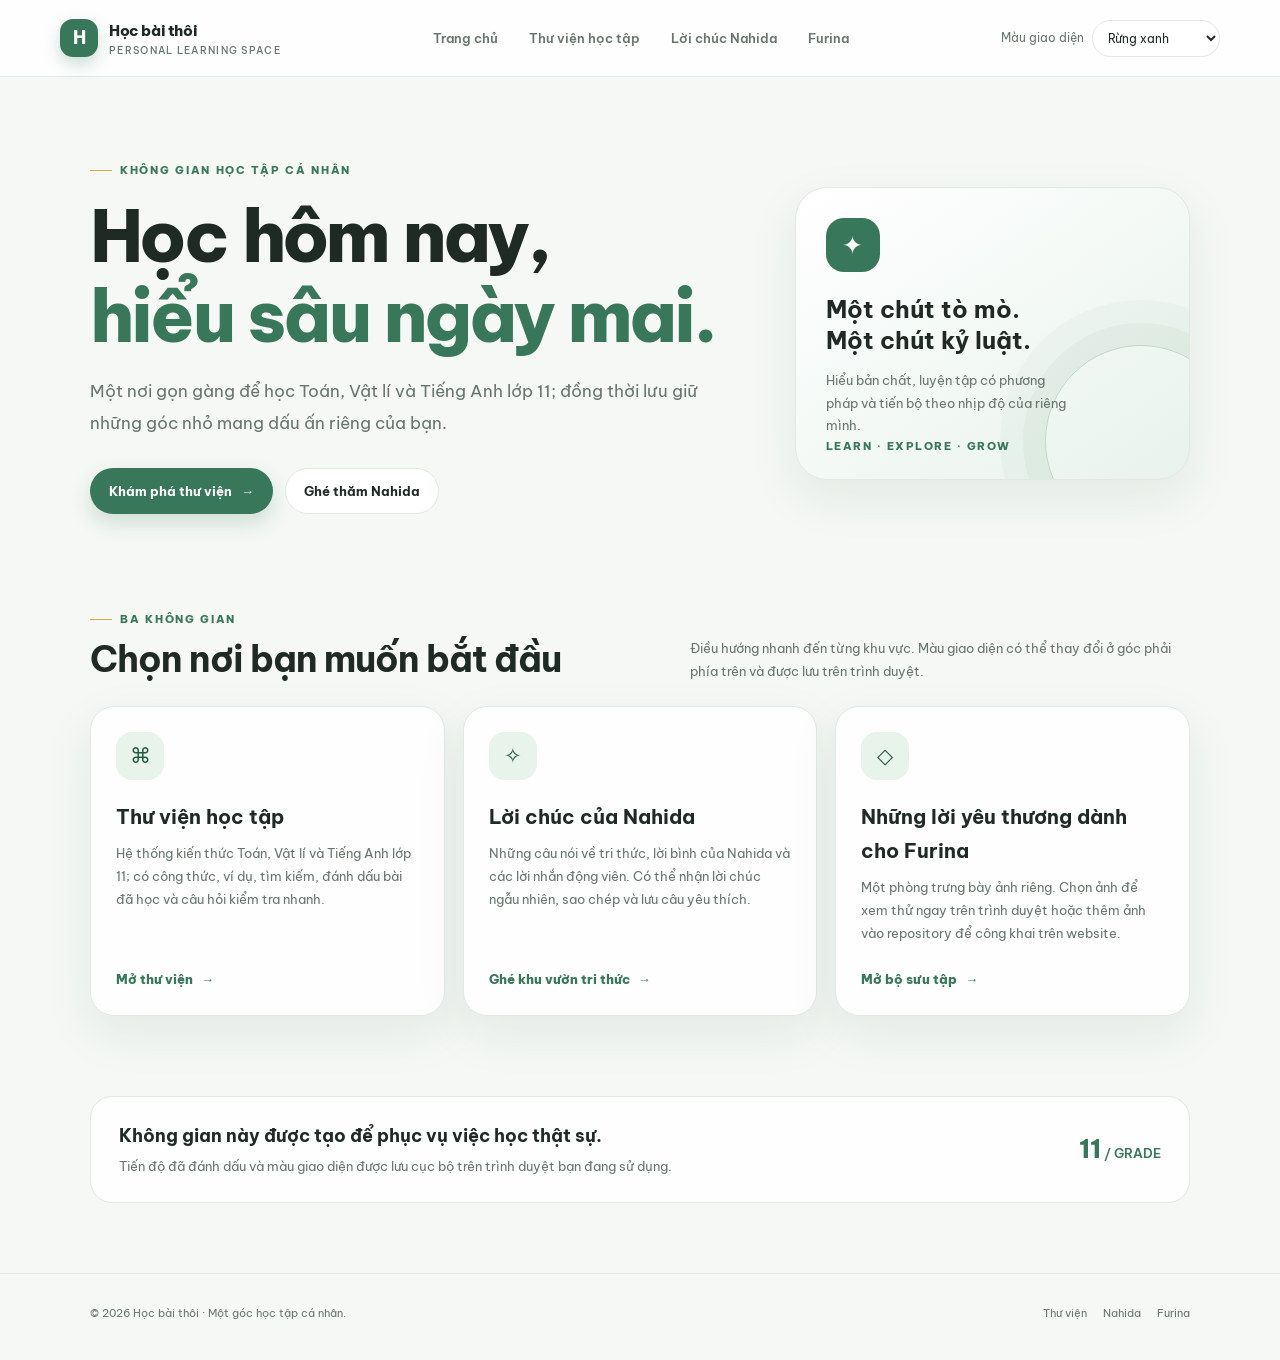
<file: index.html>
<!doctype html>
<html lang="vi" data-theme="forest">
<head>
  <meta charset="utf-8"><meta name="viewport" content="width=device-width, initial-scale=1">
  <meta name="theme-color" content="#39775a"><meta name="description" content="Học bài thôi - thư viện học tập Toán, Vật lí, Tiếng Anh lớp 11 và những góc nhỏ dành cho Nahida, Furina.">
  <link rel="icon" href="/favicon.png?v=2" type="image/webp">
  <link rel="preconnect" href="https://fonts.googleapis.com"><link rel="preconnect" href="https://fonts.gstatic.com" crossorigin>
  <link href="https://fonts.googleapis.com/css2?family=Be+Vietnam+Pro:wght@400;500;600;700;800&display=swap" rel="stylesheet">
  <link rel="stylesheet" href="/assets/css/site.css">
  <title>Học bài thôi</title>
</head>
<body class="">

<header class="site-header">
  <div class="header-inner">
    <a class="brand" href="/" aria-label="Học bài thôi - Trang chủ">
      <span class="brand-mark">H</span><span>Học bài thôi<small>PERSONAL LEARNING SPACE</small></span>
    </a>
    <nav class="main-nav" aria-label="Điều hướng chính">
      <a class="nav-link" href="/">Trang chủ</a>
      <a class="nav-link" href="/library/">Thư viện học tập</a>
      <a class="nav-link" href="/nawish.html">Lời chúc Nahida</a>
      <a class="nav-link" href="/furina.html">Furina</a>
    </nav>
    <div class="theme-control"><label for="theme-choice">Màu giao diện</label>
      <select id="theme-choice" data-theme-select aria-label="Chọn màu giao diện">
        <option value="forest">Rừng xanh</option><option value="ocean">Đại dương</option>
        <option value="lavender">Tử đinh hương</option><option value="rose">Hồng dịu</option>
        <option value="midnight">Ban đêm</option>
      </select>
    </div>
  </div>
</header>

<main>
  <section class="hero"><div class="container hero-grid">
    <div>
      <span class="eyebrow">Không gian học tập cá nhân</span>
      <h1>Học hôm nay,<br><span>hiểu sâu ngày mai.</span></h1>
      <p class="hero-lead">Một nơi gọn gàng để học Toán, Vật lí và Tiếng Anh lớp 11; đồng thời lưu giữ những góc nhỏ mang dấu ấn riêng của bạn.</p>
      <div class="hero-actions"><a class="button button-primary" href="/library/">Khám phá thư viện <span>→</span></a><a class="button button-secondary" href="/nawish.html">Ghé thăm Nahida</a></div>
    </div>
    <aside class="hero-aside"><span class="aside-mark">✦</span><h2>Một chút tò mò. Một chút kỷ luật.</h2><p>Hiểu bản chất, luyện tập có phương pháp và tiến bộ theo nhịp độ của riêng mình.</p><span class="aside-foot">LEARN · EXPLORE · GROW</span></aside>
  </div></section>

  <section class="section"><div class="container">
    <div class="section-heading"><div><span class="eyebrow">Ba không gian</span><h2>Chọn nơi bạn muốn bắt đầu</h2></div><p>Điều hướng nhanh đến từng khu vực. Màu giao diện có thể thay đổi ở góc phải phía trên và được lưu trên trình duyệt.</p></div>
    <div class="feature-grid">
      <a class="feature-card" href="/library/"><span class="feature-icon">⌘</span><h3>Thư viện học tập</h3><p>Hệ thống kiến thức Toán, Vật lí và Tiếng Anh lớp 11; có công thức, ví dụ, tìm kiếm, đánh dấu bài đã học và câu hỏi kiểm tra nhanh.</p><span class="card-link">Mở thư viện <span>→</span></span></a>
      <a class="feature-card" href="/nawish.html"><span class="feature-icon">✧</span><h3>Lời chúc của Nahida</h3><p>Những câu nói về tri thức, lời bình của Nahida và các lời nhắn động viên. Có thể nhận lời chúc ngẫu nhiên, sao chép và lưu câu yêu thích.</p><span class="card-link">Ghé khu vườn tri thức <span>→</span></span></a>
      <a class="feature-card" href="/furina.html"><span class="feature-icon">◇</span><h3>Những lời yêu thương dành cho Furina</h3><p>Một phòng trưng bày ảnh riêng. Chọn ảnh để xem thử ngay trên trình duyệt hoặc thêm ảnh vào repository để công khai trên website.</p><span class="card-link">Mở bộ sưu tập <span>→</span></span></a>
    </div>
  </div></section>

  <section class="container"><div class="info-strip"><div><h3>Không gian này được tạo để phục vụ việc học thật sự.</h3><p>Tiến độ đã đánh dấu và màu giao diện được lưu cục bộ trên trình duyệt bạn đang sử dụng.</p></div><div class="info-number">11<span style="font-size:13px;font-weight:600"> / GRADE</span></div></div></section>
</main>

<footer class="site-footer"><div class="container footer-inner">
  <span>© <span data-year></span> Học bài thôi · Một góc học tập cá nhân.</span>
  <div class="footer-links"><a href="/library/">Thư viện</a><a href="/nawish.html">Nahida</a><a href="/furina.html">Furina</a></div>
</div></footer>
<script>document.querySelectorAll('[data-year]').forEach(el => el.textContent = new Date().getFullYear());</script>
<script src="/assets/js/site.js"></script>
</body></html>
</file>
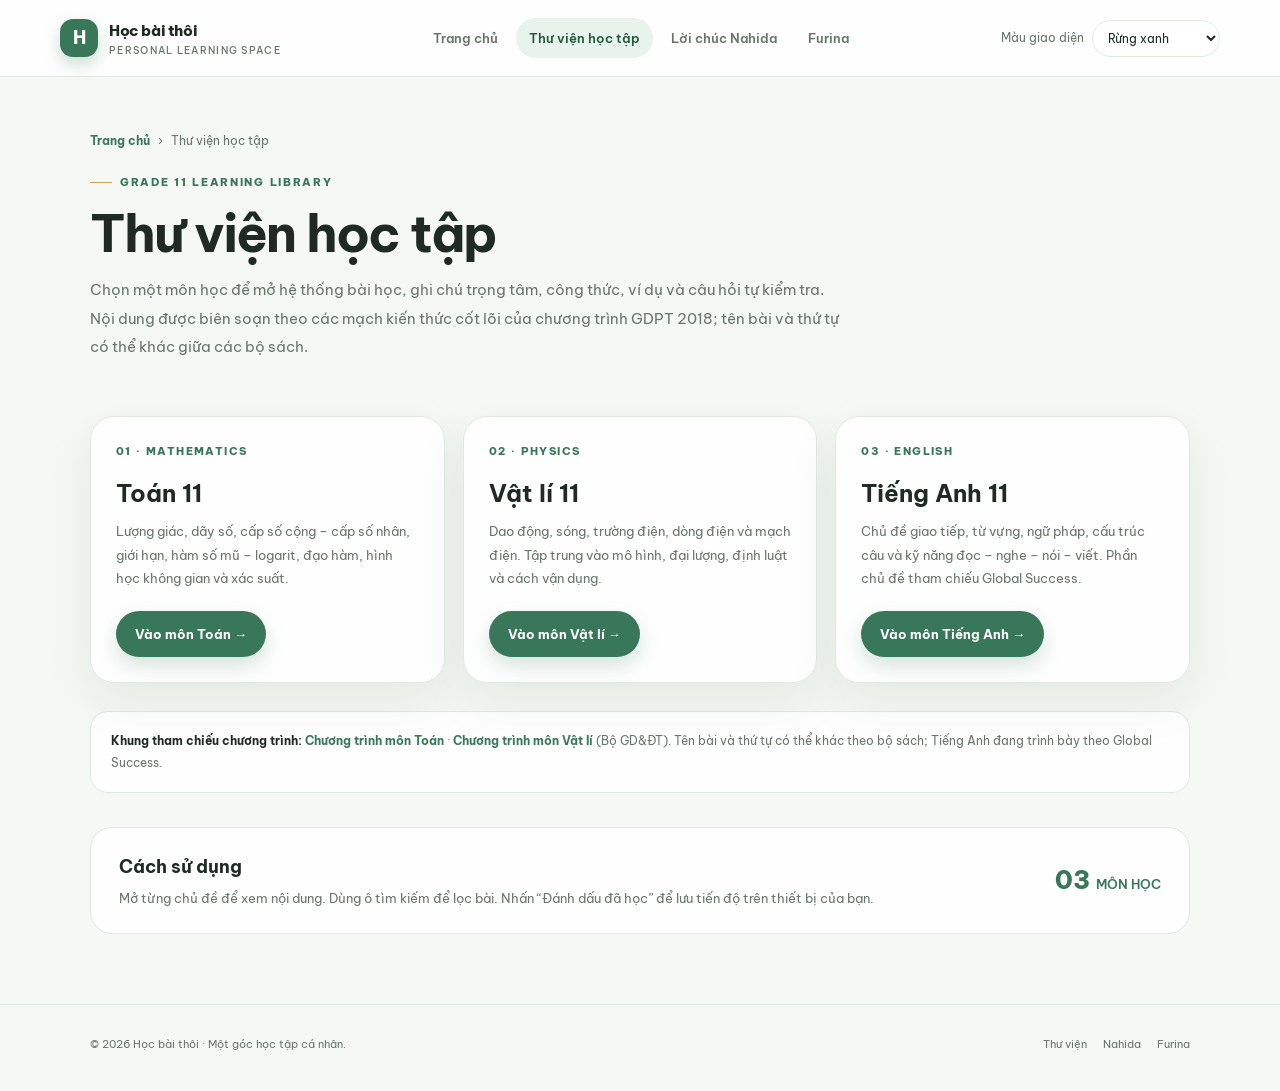
<file: library/index.html>
<!doctype html>
<html lang="vi" data-theme="forest">
<head>
  <meta charset="utf-8"><meta name="viewport" content="width=device-width, initial-scale=1">
  <meta name="theme-color" content="#39775a"><meta name="description" content="Học bài thôi - thư viện học tập Toán, Vật lí, Tiếng Anh lớp 11 và những góc nhỏ dành cho Nahida, Furina.">
  <link rel="icon" href="/favicon.png?v=2" type="image/webp">
  <link rel="preconnect" href="https://fonts.googleapis.com"><link rel="preconnect" href="https://fonts.gstatic.com" crossorigin>
  <link href="https://fonts.googleapis.com/css2?family=Be+Vietnam+Pro:wght@400;500;600;700;800&display=swap" rel="stylesheet">
  <link rel="stylesheet" href="/assets/css/site.css">
  <title>Thư viện học tập · Học bài thôi</title>
</head>
<body class="">

<header class="site-header">
  <div class="header-inner">
    <a class="brand" href="/" aria-label="Học bài thôi - Trang chủ">
      <span class="brand-mark">H</span><span>Học bài thôi<small>PERSONAL LEARNING SPACE</small></span>
    </a>
    <nav class="main-nav" aria-label="Điều hướng chính">
      <a class="nav-link" href="/">Trang chủ</a>
      <a class="nav-link" href="/library/">Thư viện học tập</a>
      <a class="nav-link" href="/nawish.html">Lời chúc Nahida</a>
      <a class="nav-link" href="/furina.html">Furina</a>
    </nav>
    <div class="theme-control"><label for="theme-choice">Màu giao diện</label>
      <select id="theme-choice" data-theme-select aria-label="Chọn màu giao diện">
        <option value="forest">Rừng xanh</option><option value="ocean">Đại dương</option>
        <option value="lavender">Tử đinh hương</option><option value="rose">Hồng dịu</option>
        <option value="midnight">Ban đêm</option>
      </select>
    </div>
  </div>
</header>

<main class="container">
  <section class="page-hero"><div class="breadcrumb"><a href="/">Trang chủ</a><span>›</span><span>Thư viện học tập</span></div>
    <span class="eyebrow" style="margin-top:22px">Grade 11 learning library</span>
    <h1>Thư viện học tập</h1>
    <p>Chọn một môn học để mở hệ thống bài học, ghi chú trọng tâm, công thức, ví dụ và câu hỏi tự kiểm tra. Nội dung được biên soạn theo các mạch kiến thức cốt lõi của chương trình GDPT 2018; tên bài và thứ tự có thể khác giữa các bộ sách.</p>
  </section>
  <section class="subject-grid">
    <article class="subject-card"><span class="subject-tag">01 · Mathematics</span><h2>Toán 11</h2><p>Lượng giác, dãy số, cấp số cộng – cấp số nhân, giới hạn, hàm số mũ – logarit, đạo hàm, hình học không gian và xác suất.</p><a class="button button-primary" href="/library/toan.html">Vào môn Toán →</a></article>
    <article class="subject-card"><span class="subject-tag">02 · Physics</span><h2>Vật lí 11</h2><p>Dao động, sóng, trường điện, dòng điện và mạch điện. Tập trung vào mô hình, đại lượng, định luật và cách vận dụng.</p><a class="button button-primary" href="/library/vat-li.html">Vào môn Vật lí →</a></article>
    <article class="subject-card"><span class="subject-tag">03 · English</span><h2>Tiếng Anh 11</h2><p>Chủ đề giao tiếp, từ vựng, ngữ pháp, cấu trúc câu và kỹ năng đọc – nghe – nói – viết. Phần chủ đề tham chiếu Global Success.</p><a class="button button-primary" href="/library/tieng-anh.html">Vào môn Tiếng Anh →</a></article>
  </section>
  <section style="margin:28px 0 10px;padding:18px 20px;border:1px solid var(--line);border-radius:18px;background:var(--surface);color:var(--muted);font-size:12px;line-height:1.85">
    <strong style="color:var(--text)">Khung tham chiếu chương trình:</strong> <a style="color:var(--primary);font-weight:700" href="https://moet.gov.vn/content/vanban/Lists/VBDH/Attachments/3713/1-mon-toan--lop-11-ban-chinh-thuc-chot-ngay-30-8-2024signed.pdf" target="_blank" rel="noopener">Chương trình môn Toán</a> · <a style="color:var(--primary);font-weight:700" href="https://moet.gov.vn/content/vanban/Lists/VBDH/Attachments/3713/6-mon-vat-ly-ban-chinh-thuc-chot-ngay-29-8-2024signed.pdf" target="_blank" rel="noopener">Chương trình môn Vật lí</a> (Bộ GD&amp;ĐT). Tên bài và thứ tự có thể khác theo bộ sách; Tiếng Anh đang trình bày theo Global Success.
  </section>
  <div class="info-strip" style="margin-top:34px"><div><h3>Cách sử dụng</h3><p>Mở từng chủ đề để xem nội dung. Dùng ô tìm kiếm để lọc bài. Nhấn “Đánh dấu đã học” để lưu tiến độ trên thiết bị của bạn.</p></div><div class="info-number">03 <span style="font-size:13px;font-weight:600">MÔN HỌC</span></div></div>
</main>

<footer class="site-footer"><div class="container footer-inner">
  <span>© <span data-year></span> Học bài thôi · Một góc học tập cá nhân.</span>
  <div class="footer-links"><a href="/library/">Thư viện</a><a href="/nawish.html">Nahida</a><a href="/furina.html">Furina</a></div>
</div></footer>
<script>document.querySelectorAll('[data-year]').forEach(el => el.textContent = new Date().getFullYear());</script>
<script src="/assets/js/site.js"></script>
</body></html>
</file>
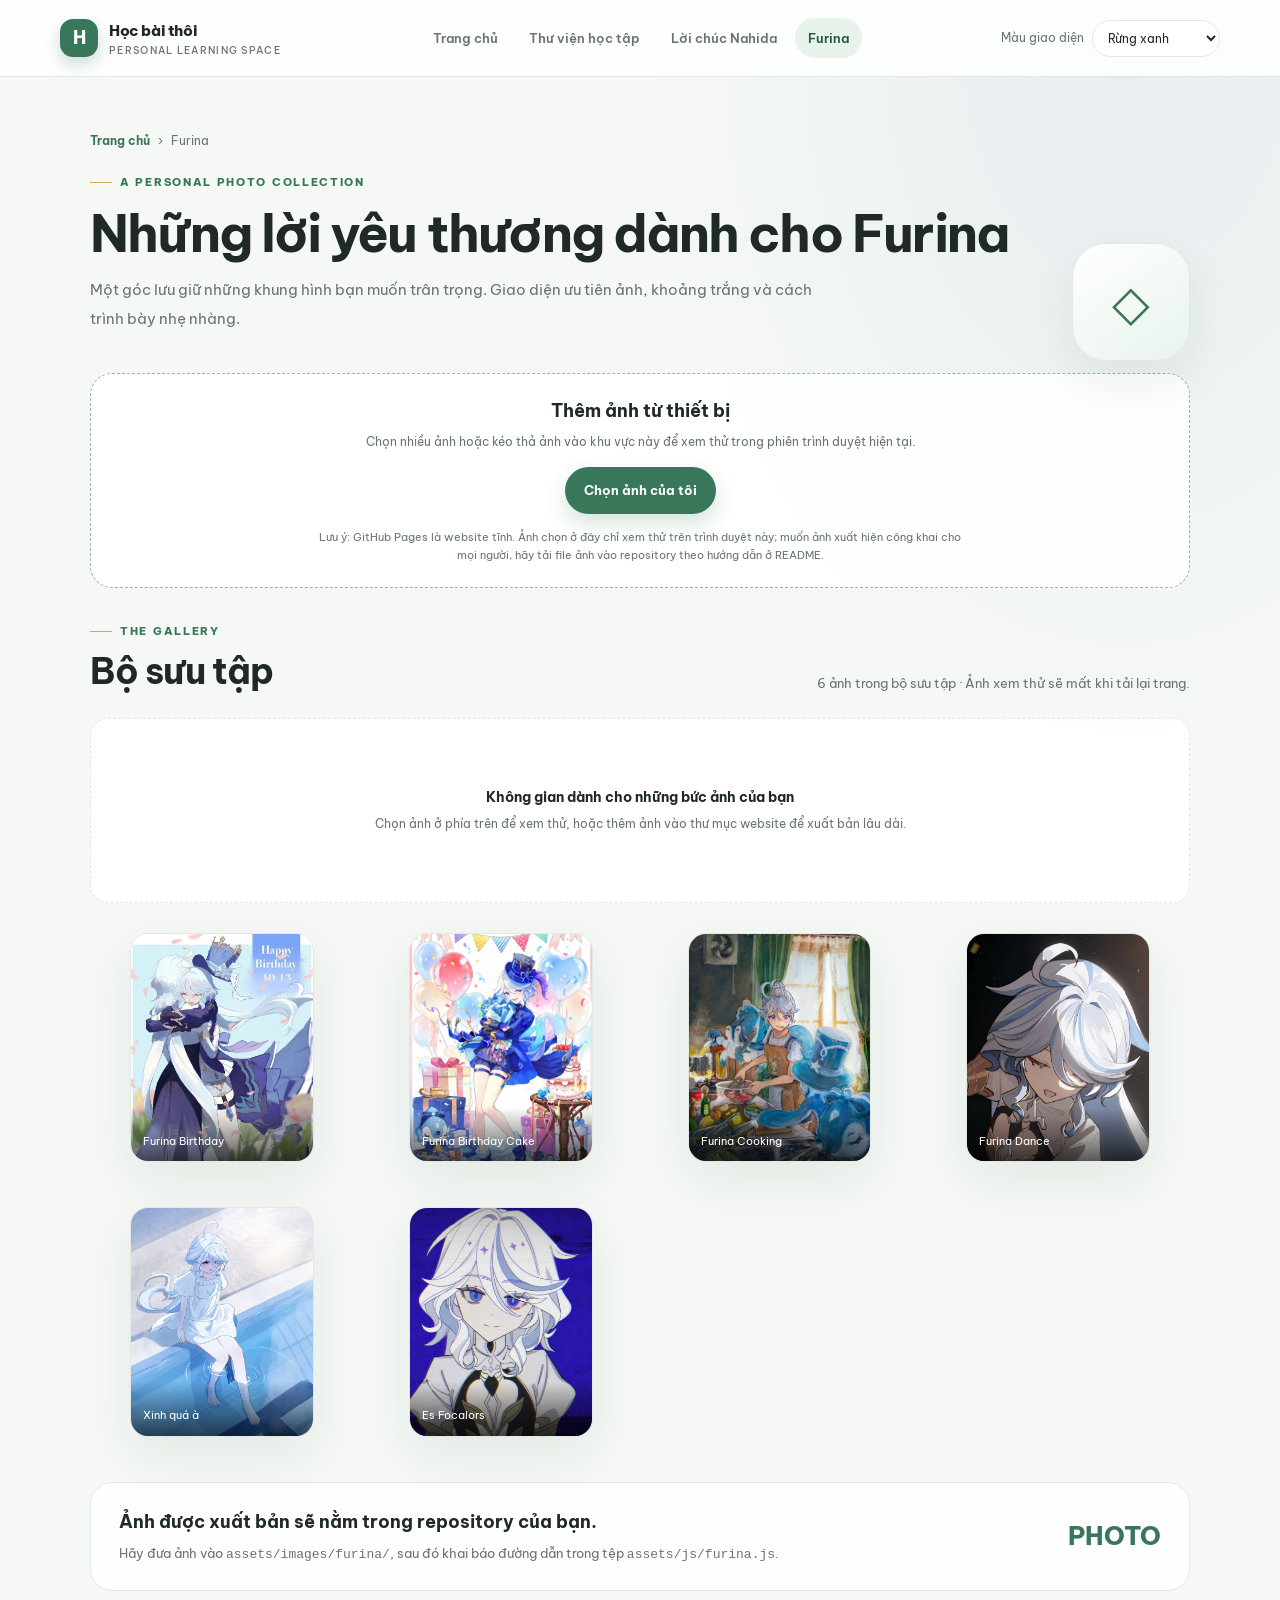
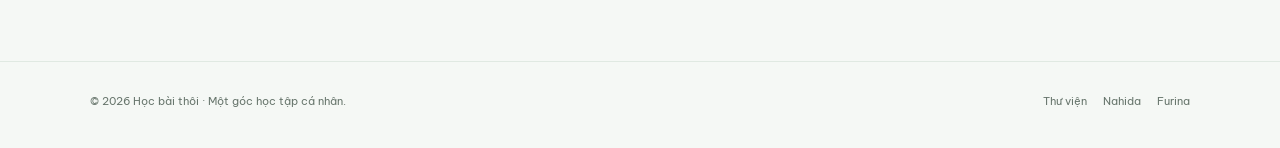
<file: furina.html>
<!doctype html>
<html lang="vi" data-theme="forest">
<head>
  <meta charset="utf-8"><meta name="viewport" content="width=device-width, initial-scale=1">
  <meta name="theme-color" content="#39775a"><meta name="description" content="Học bài thôi - thư viện học tập Toán, Vật lí, Tiếng Anh lớp 11 và những góc nhỏ dành cho Nahida, Furina.">
  <link rel="icon" href="/favicon.png?v=2" type="image/webp">
  <link rel="preconnect" href="https://fonts.googleapis.com"><link rel="preconnect" href="https://fonts.gstatic.com" crossorigin>
  <link href="https://fonts.googleapis.com/css2?family=Be+Vietnam+Pro:wght@400;500;600;700;800&display=swap" rel="stylesheet">
  <link rel="stylesheet" href="/assets/css/site.css">
  <title>Những lời yêu thương dành cho Furina</title>
</head>
<body class="furina-page">

<header class="site-header">
  <div class="header-inner">
    <a class="brand" href="/" aria-label="Học bài thôi - Trang chủ">
      <span class="brand-mark">H</span><span>Học bài thôi<small>PERSONAL LEARNING SPACE</small></span>
    </a>
    <nav class="main-nav" aria-label="Điều hướng chính">
      <a class="nav-link" href="/">Trang chủ</a>
      <a class="nav-link" href="/library/">Thư viện học tập</a>
      <a class="nav-link" href="/nawish.html">Lời chúc Nahida</a>
      <a class="nav-link" href="/furina.html">Furina</a>
    </nav>
    <div class="theme-control"><label for="theme-choice">Màu giao diện</label>
      <select id="theme-choice" data-theme-select aria-label="Chọn màu giao diện">
        <option value="forest">Rừng xanh</option><option value="ocean">Đại dương</option>
        <option value="lavender">Tử đinh hương</option><option value="rose">Hồng dịu</option>
        <option value="midnight">Ban đêm</option>
      </select>
    </div>
  </div>
</header>

<main class="container">
  <section class="gallery-intro"><div class="page-hero"><div class="breadcrumb"><a href="/">Trang chủ</a><span>›</span><span>Furina</span></div><span class="eyebrow" style="margin-top:22px">A personal photo collection</span><h1>Những lời yêu thương dành cho Furina</h1><p>Một góc lưu giữ những khung hình bạn muốn trân trọng. Giao diện ưu tiên ảnh, khoảng trắng và cách trình bày nhẹ nhàng.</p></div><div class="gallery-mark" aria-hidden="true">◇</div></section>
  <section class="upload-panel" id="drop-zone"><h2>Thêm ảnh từ thiết bị</h2><p>Chọn nhiều ảnh hoặc kéo thả ảnh vào khu vực này để xem thử trong phiên trình duyệt hiện tại.</p><input id="photo-input" type="file" accept="image/*" multiple hidden><button type="button" class="button button-primary" id="choose-photos">Chọn ảnh của tôi</button><p class="upload-note">Lưu ý: GitHub Pages là website tĩnh. Ảnh chọn ở đây chỉ xem thử trên trình duyệt này; muốn ảnh xuất hiện công khai cho mọi người, hãy tải file ảnh vào repository theo hướng dẫn ở README.</p></section>
  <div class="section-heading"><div><span class="eyebrow">The gallery</span><h2>Bộ sưu tập</h2></div><p id="gallery-count">Chưa có ảnh được thêm vào.</p></div>
  <section class="gallery-grid" id="gallery-grid"><div class="photo-empty" style="grid-column:1/-1"><div><strong>Không gian dành cho những bức ảnh của bạn</strong>Chọn ảnh ở phía trên để xem thử, hoặc thêm ảnh vào thư mục website để xuất bản lâu dài.</div></div></section>
  <div class="info-strip" style="margin-top:30px"><div><h3>Ảnh được xuất bản sẽ nằm trong repository của bạn.</h3><p>Hãy đưa ảnh vào <code>assets/images/furina/</code>, sau đó khai báo đường dẫn trong tệp <code>assets/js/furina.js</code>.</p></div><div class="info-number">PHOTO</div></div>
</main>
<script src="/assets/js/furina.js"></script>

<footer class="site-footer"><div class="container footer-inner">
  <span>© <span data-year></span> Học bài thôi · Một góc học tập cá nhân.</span>
  <div class="footer-links"><a href="/library/">Thư viện</a><a href="/nawish.html">Nahida</a><a href="/furina.html">Furina</a></div>
</div></footer>
<script>document.querySelectorAll('[data-year]').forEach(el => el.textContent = new Date().getFullYear());</script>
<script src="/assets/js/site.js"></script>
</body></html>
</file>
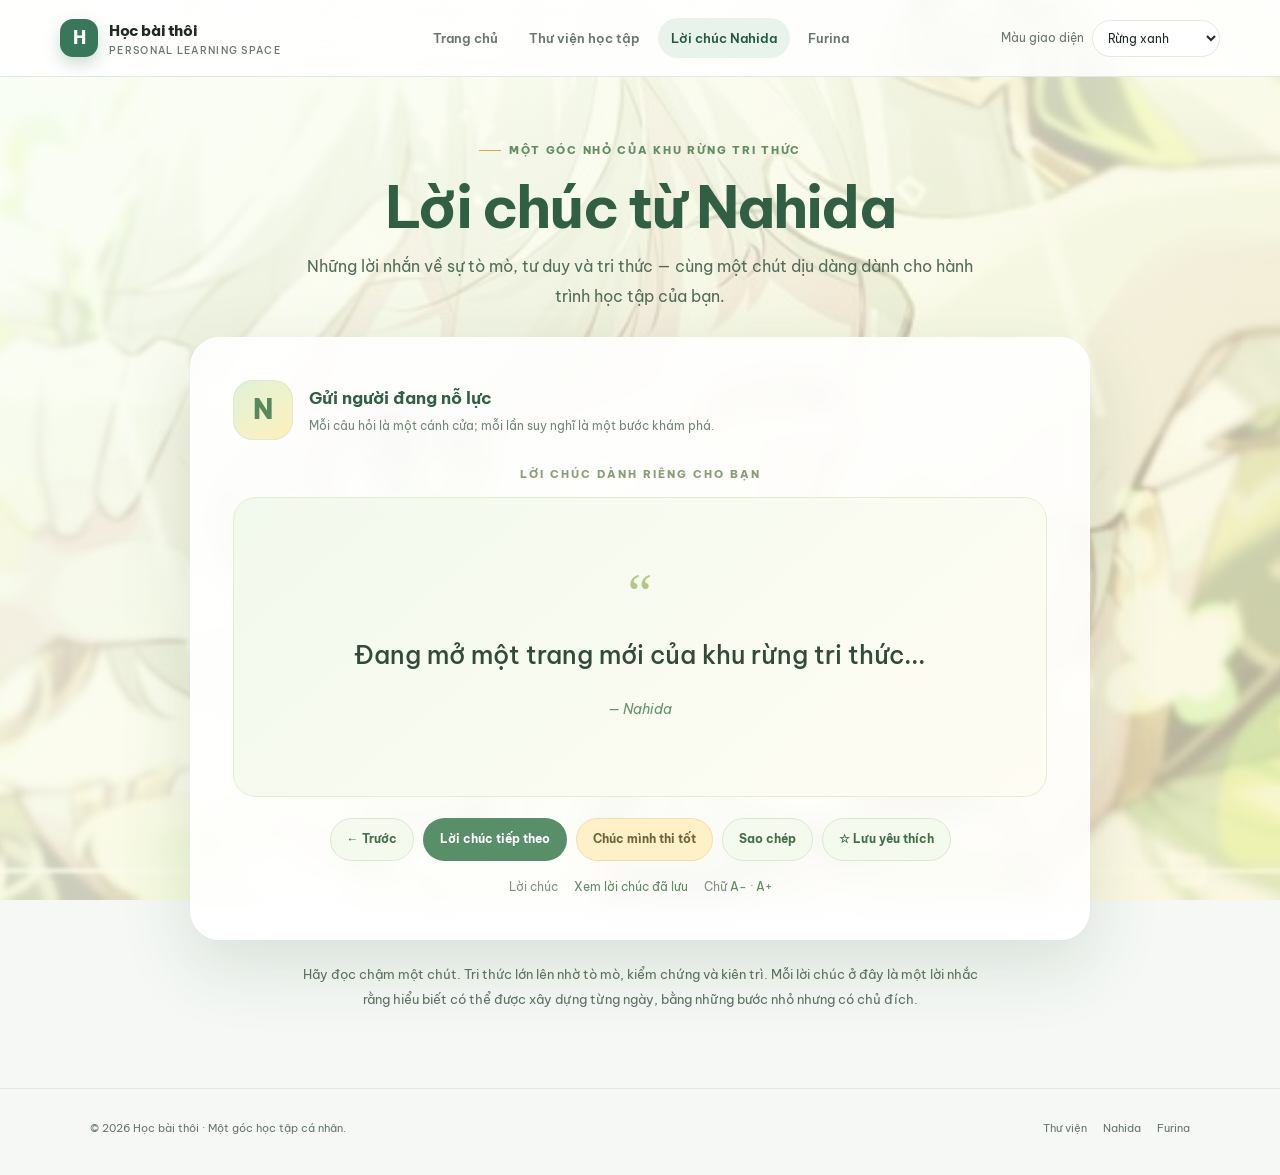
<file: nawish.html>
<!doctype html>
<html lang="vi" data-theme="forest"><head>
<meta charset="utf-8"><meta name="viewport" content="width=device-width, initial-scale=1">
<meta name="theme-color" content="#39775a"><meta name="description" content="Những lời chúc từ Nahida về tri thức, sự tò mò và hành trình học tập.">
<link rel="icon" href="/favicon.png?v=2" type="image/webp">
<link rel="preconnect" href="https://fonts.googleapis.com"><link rel="preconnect" href="https://fonts.gstatic.com" crossorigin>
<link href="https://fonts.googleapis.com/css2?family=Be+Vietnam+Pro:wght@400;500;600;700;800&display=swap" rel="stylesheet">
<link rel="stylesheet" href="/assets/css/site.css">
<title>Lời chúc từ Nahida</title>
<style>
  body.nahida-page { min-height:100vh; background-image:linear-gradient(135deg,rgba(250,255,247,.86),rgba(255,248,218,.68)),url('/nacute.jpg'); background-position:center center; background-size:cover; background-attachment:fixed; background-repeat:no-repeat; }
  .nahida-wrap { width:min(900px,calc(100% - 32px)); margin:0 auto; padding:34px 0 56px; }
  .nahida-heading { text-align:center; padding:22px 0 26px; }
  .nahida-heading .eyebrow { justify-content:center; color:#628c63; }
  .nahida-heading h1 { margin:14px 0 10px; color:#315f43; font-size:clamp(36px,6vw,58px); line-height:1.15; letter-spacing:-1.8px; }
  .nahida-heading p { max-width:690px; margin:0 auto; color:#536b57; font-size:16px; line-height:1.9; }
  .nahida-card { padding:clamp(20px,4vw,42px); border:1px solid rgba(255,255,255,.9); border-radius:30px; background:rgba(255,255,255,.88); box-shadow:0 24px 70px rgba(49,87,53,.15); backdrop-filter:blur(12px); }
  .nahida-profile { display:flex; align-items:center; gap:16px; margin-bottom:25px; }
  .nahida-emblem { display:grid; place-items:center; width:60px; height:60px; flex:none; border-radius:20px; background:linear-gradient(145deg,#e0f2d8,#fff0bd); color:#58885e; font-size:27px; font-weight:800; box-shadow:inset 0 0 0 1px #dcebd0; }
  .nahida-profile h2 { margin:0 0 3px; color:#315f43; font-size:17px; }
  .nahida-profile p { margin:0; color:#738578; font-size:12px; }
  .nahida-label { margin:0 0 13px; text-align:center; color:#8a9d78; font-size:11px; font-weight:800; letter-spacing:2px; }
  .blessing-box { min-height:300px; display:flex; flex-direction:column; justify-content:center; padding:clamp(22px,4vw,42px); border:1px solid #e4edce; border-radius:23px; background:linear-gradient(140deg,#f2f9ed,#fffdf3); text-align:center; }
  .blessing-quote-mark { color:#b1c986; font-family:Georgia,serif; font-size:55px; line-height:.8; }
  .blessing-text { margin:16px auto 20px; max-width:760px; color:#334a37; font-size:clamp(19px,2.5vw,25px); font-weight:500; line-height:1.85; white-space:pre-line; }
  .blessing-sign { color:#62936b; font-size:14px; font-style:italic; }
  .nahida-actions { display:flex; justify-content:center; align-items:center; gap:9px; flex-wrap:wrap; margin-top:21px; }
  .nahida-actions button { min-height:43px; padding:10px 16px; border:1px solid transparent; border-radius:999px; font-size:12px; font-weight:700; transition:.2s; }
  .nahida-actions button:hover { transform:translateY(-2px); }
  .n-primary { background:#588e68; color:white; } .n-gold { background:#fff1c7; border-color:#eddfad !important; color:#716338; } .n-plain { background:#f5faef; border-color:#d9e8d0 !important; color:#436d4c; }
  .nahida-meta { display:flex; justify-content:center; align-items:center; gap:16px; flex-wrap:wrap; margin-top:16px; color:#81917f; font-size:12px; }
  .nahida-meta button { padding:0; border:0; background:none; color:#5e8b62; font-size:12px; cursor:pointer; }
  .nahida-note { max-width:700px; margin:22px auto 0; color:#5e735f; text-align:center; font-size:13px; line-height:1.9; }
  .favorite-panel { display:none; margin-top:18px; padding:18px 20px; border:1px solid #e1ebd4; border-radius:18px; background:#ffffffeb; }
  .favorite-panel.open { display:block; } .favorite-panel h3 { margin:0 0 10px; color:#456f4c; font-size:15px; } .favorite-list { margin:0; padding-left:19px; color:#617466; font-size:12px; line-height:1.8; }
  @media(max-width:520px) { .nahida-profile { align-items:flex-start; } .nahida-actions button { flex:1 1 42%; } .nahida-meta { gap:12px; } .blessing-box { min-height:330px; } }
</style></head>
<body class="nahida-page">

<header class="site-header">
  <div class="header-inner">
    <a class="brand" href="/" aria-label="Học bài thôi - Trang chủ">
      <span class="brand-mark">H</span><span>Học bài thôi<small>PERSONAL LEARNING SPACE</small></span>
    </a>
    <nav class="main-nav" aria-label="Điều hướng chính">
      <a class="nav-link" href="/">Trang chủ</a>
      <a class="nav-link" href="/library/">Thư viện học tập</a>
      <a class="nav-link" href="/nawish.html">Lời chúc Nahida</a>
      <a class="nav-link" href="/furina.html">Furina</a>
    </nav>
    <div class="theme-control"><label for="theme-choice">Màu giao diện</label>
      <select id="theme-choice" data-theme-select aria-label="Chọn màu giao diện">
        <option value="forest">Rừng xanh</option><option value="ocean">Đại dương</option>
        <option value="lavender">Tử đinh hương</option><option value="rose">Hồng dịu</option>
        <option value="midnight">Ban đêm</option>
      </select>
    </div>
  </div>
</header>
<main class="nahida-wrap">
  <div class="nahida-heading"><span class="eyebrow">Một góc nhỏ của khu rừng tri thức</span><h1>Lời chúc từ Nahida</h1><p>Những lời nhắn về sự tò mò, tư duy và tri thức — cùng một chút dịu dàng dành cho hành trình học tập của bạn.</p></div>
  <section class="nahida-card">
    <div class="nahida-profile"><div class="nahida-emblem" aria-hidden="true">N</div><div><h2>Gửi người đang nỗ lực</h2><p>Mỗi câu hỏi là một cánh cửa; mỗi lần suy nghĩ là một bước khám phá.</p></div></div>
    <div class="nahida-label">LỜI CHÚC DÀNH RIÊNG CHO BẠN</div>
    <section class="blessing-box" aria-live="polite"><div class="blessing-quote-mark">“</div><p class="blessing-text" id="wish">Đang mở một trang mới của khu rừng tri thức...</p><div class="blessing-sign">— Nahida</div></section>
    <div class="nahida-actions">
      <button class="n-plain" id="previous">← Trước</button>
      <button class="n-primary" id="new">Lời chúc tiếp theo</button>
      <button class="n-gold" id="exam">Chúc mình thi tốt</button>
      <button class="n-plain" id="copy">Sao chép</button>
      <button class="n-plain" id="favorite">☆ Lưu yêu thích</button>
    </div>
    <div class="nahida-meta"><span id="count">Lời chúc</span><button id="show-favorites" type="button">Xem lời chúc đã lưu</button><span>Chữ <button type="button" id="font-down">A−</button> · <button type="button" id="font-up">A+</button></span></div>
    <div class="favorite-panel" id="favorite-panel"><h3>Những lời chúc bạn đã lưu</h3><ol class="favorite-list" id="favorite-list"></ol></div>
  </section>
  <p class="nahida-note">Hãy đọc chậm một chút. Tri thức lớn lên nhờ tò mò, kiểm chứng và kiên trì. Mỗi lời chúc ở đây là một lời nhắc rằng hiểu biết có thể được xây dựng từng ngày, bằng những bước nhỏ nhưng có chủ đích.</p>
</main>

<footer class="site-footer"><div class="container footer-inner">
  <span>© <span data-year></span> Học bài thôi · Một góc học tập cá nhân.</span>
  <div class="footer-links"><a href="/library/">Thư viện</a><a href="/nawish.html">Nahida</a><a href="/furina.html">Furina</a></div>
</div></footer>
<script>document.querySelectorAll('[data-year]').forEach(el => el.textContent = new Date().getFullYear());</script>
<script src="/assets/js/site.js"></script>
<script>
[
  ['“Tri thức là sức mạnh.” — Francis Bacon','Nhưng sức mạnh ấy không nằm ở việc thuộc thật nhiều điều, mà ở khả năng dùng điều đã biết để hiểu thế giới và lựa chọn sáng suốt hơn.'],
  ['“Tôi biết rằng mình không biết gì.” — câu nói thường gắn với Socrates','Nghe có vẻ nghịch lý nhỉ? Khi nhận ra giới hạn hiểu biết của mình, ta mới mở cửa cho những điều mới mẻ bước vào.'],
  ['“Giáo dục là vũ khí mạnh nhất để thay đổi thế giới.” — câu nói thường được gắn với Nelson Mandela','Kiến thức không tự thay đổi thế giới thay chúng ta; nó trao cho con người năng lực nhìn thấy điều cần đổi thay và bắt đầu hành động.'],
  ['“Điều quan trọng là không ngừng đặt câu hỏi.” — ý tưởng thường được gắn với Albert Einstein','Một câu hỏi chân thành đôi khi quý hơn một đáp án học thuộc. Đừng ngại hỏi “vì sao”, kể cả khi mọi người đã thôi tò mò.'],
  ['“Học mà không suy nghĩ thì vô ích; nghĩ mà không học thì nguy hiểm.” — Khổng Tử, bản dịch ý','Ghi nhớ giúp ta có nguyên liệu, còn suy nghĩ giúp ta kết nối chúng. Hai điều ấy nên cùng đi với nhau như hai chiếc lá trên một cành.'],
  ['“Không có gì trong trí tuệ mà trước đó không có trong cảm giác.” — mệnh đề triết học thường gắn với Aristotle','Quan sát thật kỹ nhé. Một chi tiết nhỏ trong thế giới thực có thể trở thành hạt giống cho cả một ý tưởng lớn.'],
  ['“Thiên nhiên không làm gì vô ích.” — ý tưởng gắn với Aristotle','Khi học một hiện tượng, hãy thử tìm xem nó giải quyết vấn đề gì hoặc liên hệ với điều gì. Thế giới thường có nhiều mối nối hơn ta tưởng.'],
  ['“Từ những điều nhỏ bé, những điều lớn lao được tạo nên.” — ý tưởng phổ biến trong khoa học','Một công thức, một định nghĩa, một lần sửa lỗi — mỗi thứ nhỏ đều có thể trở thành viên gạch của sự hiểu biết vững vàng.'],
  ['“Sự nghi ngờ là khởi đầu của trí tuệ.” — câu nói thường được gắn với René Descartes','Nghi ngờ không có nghĩa là phủ nhận tất cả. Đó là lời mời kiểm tra bằng chứng trước khi quyết định điều gì đáng tin.'],
  ['“Khoa học là cách suy nghĩ nhiều hơn là một tập hợp kiến thức.” — ý tưởng của Carl Sagan','Đừng chỉ hỏi đáp án là gì; hãy hỏi vì sao ta tin đáp án ấy, và bằng chứng nào có thể khiến ta đổi ý.'],
  ['“Nếu tôi nhìn xa hơn, đó là vì đứng trên vai những người khổng lồ.” — Isaac Newton','Chúng ta không cần tự khám phá lại mọi thứ từ đầu. Học hỏi từ người đi trước là cách khiêm nhường để đi xa hơn.'],
  ['“Một hành trình dài bắt đầu từ một bước nhỏ.” — câu tục ngữ thường gắn với Lão Tử','Đề thi dài đến đâu cũng được giải quyết bằng từng câu, từng phép biến đổi, từng dòng lập luận. Bước đầu tiên mới là điều cần làm ngay lúc này.'],
  ['“Trí tưởng tượng quan trọng hơn kiến thức.” — Albert Einstein','Kiến thức cho ta biết điều gì đã được hiểu; trí tưởng tượng giúp ta đặt câu hỏi về những điều chưa ai giải thích trọn vẹn. Nhưng hãy để bằng chứng kiểm tra ý tưởng nhé.'],
  ['“Đọc sách làm nên một con người đầy đủ.” — ý tưởng thường gắn với Francis Bacon','Đọc không chỉ để tích lũy thông tin. Ta còn mượn được góc nhìn của những người sống ở thời đại và thế giới rất khác mình.'],
  ['“Không thể bước xuống cùng một dòng sông hai lần.” — câu nói gắn với Heraclitus','Ngay cả khi ôn lại bài cũ, bạn cũng đã khác hôm qua một chút. Hãy xem mỗi lần học lại là một cơ hội hiểu sâu hơn, không phải dấu hiệu của thất bại.'],
  ['“Biết mình là khởi đầu của mọi trí tuệ.” — câu nói thường gắn với Aristotle','Hãy nhận ra phần mình đã vững và phần cần luyện thêm. Đó không phải yếu điểm đáng xấu hổ, mà là bản đồ giúp bạn học đúng chỗ.'],
  ['“Điều ta biết là một giọt nước; điều ta chưa biết là cả đại dương.” — câu nói thường gắn với Isaac Newton','Đại dương rộng không phải lý do để nản lòng. Nó là lời nhắc rằng luôn còn điều thú vị chờ ta khám phá.'],
  ['“Hãy dám biết!” — khẩu hiệu Khai sáng của Immanuel Kant, dịch ý','Hãy tự mình suy nghĩ, kiểm tra lập luận và chịu trách nhiệm với kết luận. Đừng trao toàn bộ quyền phán đoán cho người khác — kể cả cho một cuốn sách.'],
  ['“Sự thật được tìm thấy trong sự đơn giản, không phải trong sự phức tạp và rối rắm.” — ý tưởng thường gắn với Isaac Newton','Khi một bài toán khiến bạn rối trí, thử quay về định nghĩa và điều kiện cơ bản nhất. Đôi khi con đường sáng rõ bắt đầu bằng việc bỏ đi phần thừa.'],
  ['“Sai lầm là cánh cổng của khám phá.” — ý tưởng thường được diễn đạt trong tinh thần khoa học','Một lỗi được phát hiện và hiểu rõ sẽ dạy ta nhiều hơn một đáp án đúng do may mắn. Đừng chỉ gạch bỏ lỗi; hãy tìm xem nó đã xuất hiện từ bước nào.']
]
[
  'Bạn thân mến, tri thức không phải chiếc rương cần khóa kín để chứng minh mình sở hữu nó. Hãy để điều bạn học được trở thành chiếc chìa khóa mở thêm những cánh cửa.',
  'Nếu kiến thức là một khu rừng, hôm nay bạn không cần khám phá hết mọi lối đi. Chỉ cần hiểu rõ một con đường, rồi ngày mai ta sẽ đi xa hơn.',
  'Mình nghĩ trí thông minh không chỉ nằm ở việc trả lời nhanh. Đôi khi, nó nằm ở việc biết dừng lại, đọc kỹ câu hỏi và nhận ra điều mình chưa hiểu.',
  'Đừng biến một câu khó thành lời phán xét về bản thân. Nó chỉ là một câu hỏi đang chờ phương pháp phù hợp, không phải một chiếc gương phản chiếu giá trị của bạn.',
  'Khi học một điều mới, hãy thử giải thích nó bằng lời của chính mình. Nếu có thể nói điều phức tạp thật rõ ràng, có lẽ bạn đã tiến gần hơn đến việc hiểu nó.',
  'Mình rất thích những câu hỏi “tại sao”. Chúng giống những hạt giống nhỏ: được chăm sóc bằng quan sát và kiên nhẫn, chúng có thể lớn thành hiểu biết.',
  'Trí nhớ có thể đôi lúc giấu mất một điều bạn từng học. Bình tĩnh nhé — hãy lần theo định nghĩa, dữ kiện và các mối liên hệ. Ta có thể tìm lại con đường.',
  'Đừng học chỉ để lấp đầy đầu mình bằng câu trả lời. Hãy học để biết câu hỏi nào đáng đặt ra, và làm thế nào phân biệt một lời giải thích tốt với một lời giải thích nghe có vẻ hay.',
  'Một người hiểu sâu không nhất thiết nói nhiều thuật ngữ. Họ có thể chỉ ra bản chất, đưa ra lý do và giải thích vì sao kết luận ấy đứng vững.',
  'Hôm nay, hãy cho sự tò mò của mình một chút không gian. Không phải mọi điều hữu ích đều xuất hiện ngay trong sách giáo khoa; đôi khi chúng bắt đầu từ một quan sát bên lề.',
  'Nếu bạn quên một công thức, đừng vội hoảng sợ. Hãy xem thử mình có thể suy ra nó từ những điều đã biết hay không. Hiểu nguồn gốc thường bền hơn học thuộc.',
  'Một đáp án đúng rất đáng vui, nhưng quá trình tìm ra nó cũng đáng được trân trọng. Hãy để ý cách bạn suy luận, không chỉ con số cuối cùng.',
  'Tri thức đẹp nhất khi nó khiến ta khiêm nhường. Càng hiểu nhiều, ta càng nhận ra thế giới còn rộng lớn và còn bao điều cần lắng nghe.',
  'Khi hai ý tưởng có vẻ mâu thuẫn, đừng vội chọn bên mình thích. Hãy kiểm tra giả định, bằng chứng và điều kiện áp dụng của từng ý tưởng trước đã.',
  'Mình mong bạn giữ được sự dịu dàng với bản thân trong lúc học. Não bộ cũng cần thời gian để kết nối những điều mới — không phải mọi hạt giống đều nảy mầm ngay trong một đêm.',
  'Trong phòng thi, hãy để sự chú ý quay về từng dòng đề bài. Tương lai của cả bài làm không cần được giải quyết trong một giây; chỉ cần bước kế tiếp thật rõ ràng.',
  'Nếu gặp câu hỏi lạ, hãy tìm những điều quen thuộc ẩn bên trong nó. Nhiều vấn đề mới chỉ là những mảnh kiến thức cũ được sắp xếp theo một cách khác.',
  'Đừng xem việc hỏi người khác là yếu đuối. Biết tìm đến nguồn giải thích tốt cũng là một kỹ năng trí tuệ — miễn là sau đó bạn tự kiểm tra và hiểu điều mình nhận được.',
  'Một bài làm tốt không nhất thiết phải hoàn hảo từ dòng đầu tiên. Hãy viết điều mình biết, kiểm tra từng bước và sửa khi tìm thấy lý do tốt hơn.',
  'May mắn đôi khi trông giống như một kiến thức đã ôn đúng lúc. Mình chúc những điều bạn kiên trì gieo hôm nay xuất hiện đúng khi bạn cần chúng nhất.',
  'Bạn không cần biết tất cả để bắt đầu. Hãy bắt đầu bằng điều mình biết, nhận ra phần còn thiếu, rồi tìm cách lấp đầy khoảng trống ấy.',
  'Khi một lời giải có vẻ đúng, hãy thử hỏi: “Có cách nào kiểm tra nó không?” Thói quen ấy sẽ bảo vệ bạn khỏi nhiều kết luận hấp dẫn nhưng sai.',
  'Đừng chỉ đếm số giờ đã học. Hãy nhìn xem hôm nay bạn hiểu thêm điều gì, sửa được lỗi nào và có thể tự giải thích được điều gì mà hôm qua còn mơ hồ.',
  'Mình mong bạn bước vào kỳ thi với tâm trí tỉnh táo: không cần chứng minh mình là người biết mọi thứ, chỉ cần trình bày trung thực và rõ ràng những gì mình hiểu.',
  'Kiến thức giống những chiếc lá nối nhau trên một cành. Khi thấy một khái niệm mới, hãy tìm xem nó liên hệ với khái niệm nào bạn đã biết — bức tranh sẽ dần hiện ra.',
  'Nếu phải chọn giữa học thuộc một lời giải và hiểu vì sao từng bước hợp lý, mình sẽ nghiêng về sự hiểu biết. Nó giúp bạn ứng biến khi đề bài thay đổi hình dạng.',
  'Một câu trả lời chưa chắc chắn không làm bạn kém đi. Hãy xem nó như lời nhắc cần kiểm tra thêm, thay vì biến sự chưa biết thành nỗi sợ.',
  'Hãy đọc đề như đang lắng nghe một người bạn kể chuyện: chú ý từng chi tiết, xác định điều họ thật sự hỏi và đừng tự thêm giả định chưa được cho phép.',
  'Khi mệt, hãy nghỉ một chút nếu có thể. Một khu vườn không thể xanh hơn chỉ vì ta kéo những chiếc lá lớn lên; sự phát triển cần cả thời gian lẫn chăm sóc.',
  'Mình chúc bạn có đủ kiên nhẫn để suy nghĩ, đủ can đảm để thử một hướng mới và đủ tỉnh táo để quay lại khi hướng ấy không hiệu quả.',
  'Hãy nhớ rằng học giỏi không phải không bao giờ sai. Đó là khả năng nhận ra sai ở đâu, hiểu nguyên nhân và điều chỉnh cách làm cho lần tiếp theo.',
  'Một kỳ thi có giới hạn thời gian, nhưng tri thức của bạn không dừng lại ở cánh cửa phòng thi. Hãy làm bài nghiêm túc, rồi tiếp tục tò mò về thế giới rộng lớn ngoài kia.',
  'Nếu câu đầu tiên khiến bạn khựng lại, hãy chuyển sang câu khác. Đôi khi tâm trí cần một vòng đường nhỏ để quay lại nhìn thấy lối đi rõ hơn.',
  'Đừng để sự tự tin biến thành chủ quan, cũng đừng để sự thận trọng biến thành nghi ngờ mọi điều mình biết. Hãy cân bằng bằng chứng với lòng tin có cơ sở.',
  'Mình hy vọng bạn không chỉ nhận được điểm số tốt, mà còn mang ra khỏi kỳ thi một điều đáng quý: niềm tin rằng mình có thể học hỏi và tiến bộ bằng nỗ lực có phương pháp.',
  'Mỗi lần bạn tự giải được một vấn đề, bạn đang xây thêm một con đường trong tâm trí. Càng luyện tập có suy nghĩ, con đường ấy càng dễ tìm thấy khi cần.',
  'Khi chưa hiểu, hãy chia vấn đề thành những phần nhỏ hơn. Một điều khó nhìn từ xa có thể trở nên thân thiện khi ta tiến lại gần từng bước.',
  'Mình chúc bạn gặp một đề thi cho phép kiến thức của mình tỏa sáng. Và nếu đề khó hơn dự đoán, mong bạn vẫn giữ được bình tĩnh để tìm từng điểm tựa.',
  'Hãy để tò mò dẫn đường, nhưng để bằng chứng cầm chiếc đèn. Như vậy, ta vừa có thể mơ về những điều mới mẻ, vừa không lạc khỏi thực tại.',
  'Không phải mọi câu hỏi đều có đáp án ngay lập tức. Có những câu hỏi tốt sẽ đồng hành với ta rất lâu, giúp ta quan sát sâu hơn và suy nghĩ cẩn trọng hơn.',
  'Bạn đã dành thời gian chuẩn bị; giờ hãy cho bản thân cơ hội sử dụng những gì đã học. Đọc kỹ, chọn hướng giải và đừng quên kiểm tra kết quả.',
  'Tri thức không phải cuộc đua xem ai biết nhiều nhất. Nó là hành trình mỗi người mở rộng giới hạn hiểu biết của mình, đồng thời học cách chia sẻ điều hữu ích với người khác.',
  'Mình mong bạn có thể nhìn một lỗi sai bằng đôi mắt của nhà nghiên cứu: không phải “mình thật tệ”, mà là “dữ kiện này đang cho mình biết điều gì?”.',
  'Đừng sợ những ý tưởng lớn. Hãy bắt đầu bằng một câu hỏi nhỏ, một định nghĩa rõ ràng và một bước suy luận có thể kiểm tra.',
  'Khi làm bài, hãy dành thời gian cho những điều chắc chắn trước. Điểm số thường được xây từ nhiều bước đúng, không nhất thiết từ một khoảnh khắc xuất thần.',
  'Mong tâm trí bạn sáng như nắng lọt qua tán cây, đủ yên để nhìn rõ đề bài và đủ linh hoạt để thử cách tiếp cận khác khi cần.',
  'Một người ham học không phải người lúc nào cũng ngồi trước sách. Đó còn là người biết quan sát, đặt câu hỏi, nghỉ ngơi đúng lúc và quay lại với sự tập trung tốt hơn.',
  'Hãy phân biệt giữa “mình chưa biết” và “mình không thể biết”. Điều đầu tiên mô tả hiện tại; điều thứ hai kết luận về cả tương lai khi bằng chứng chưa đủ.',
  'Mình chúc bạn gặp được những phút giây mà các kiến thức rời rạc bỗng kết nối với nhau. Cảm giác “à, hóa ra là vậy” là một trong những niềm vui đẹp nhất của việc học.',
  'Trong bài thi, đừng bỏ qua đơn vị, điều kiện hay từ khóa nhỏ. Đôi khi một chi tiết bé xíu chính là chiếc lá chỉ hướng đến lời giải.',
  'Hãy học để hiểu thế giới, không chỉ để vượt qua một bài kiểm tra. Nhưng trước mắt, mình vẫn chúc bạn làm bài thật tốt và nhận được kết quả khiến mình vui lòng.',
  'Bạn có thể chưa thấy toàn bộ bức tranh, nhưng điều đó không có nghĩa là những gì bạn hiểu được hôm nay vô nghĩa. Mỗi mảnh ghép đều có chỗ của nó.',
  'Nếu có thời gian rà soát, hãy kiểm tra những chỗ dễ sai nhất: dấu, đơn vị, điều kiện, phép tính và việc trả lời đúng trọng tâm câu hỏi.',
  'Mình chúc bạn có lòng can đảm của người học thật sự: dám thừa nhận điều chưa biết, dám sửa ý kiến khi có bằng chứng mới và dám tiếp tục sau một lần thất bại.',
  'Đừng để một câu khó chiếm hết khu vườn thời gian của bạn. Đánh dấu nó, chăm sóc những câu khác trước, rồi quay lại với góc nhìn mới.',
  'Khi bạn giải thích kiến thức cho chính mình bằng ngôn ngữ giản dị, bạn đang biến điều mượn từ sách thành một phần hiểu biết của riêng mình.',
  'Mình hy vọng sự tò mò của bạn không bị điểm số làm cho im lặng. Điểm số cho ta một thông tin hữu ích; nó không thể đo hết mọi điều bạn có thể khám phá.',
  'Hãy làm việc với dữ kiện đang có thay vì lo lắng về tất cả khả năng có thể xảy ra. Một câu hỏi tại một thời điểm — đó là cách ta giữ đầu óc sáng rõ.',
  'Chúc bạn nhớ được điều cần nhớ, nhận ra manh mối quan trọng và đủ bình tĩnh để không bỏ qua một bước suy luận đơn giản.',
  'Mình thích nghĩ về việc học như chăm một mầm cây. Không phải ngày nào cũng nhìn thấy thay đổi, nhưng những ngày âm thầm vẫn góp phần tạo nên sức sống.',
  'Nếu câu trả lời đầu tiên chưa ổn, hãy kiểm tra lại thay vì tự trách. Sự tiến bộ thường bắt đầu đúng vào khoảnh khắc ta chịu nhìn kỹ hơn.',
  'Mong bạn giữ được sự khiêm nhường trước điều chưa biết và niềm vui trước điều vừa hiểu ra. Hai điều ấy sẽ giúp hành trình học tập của bạn còn dài và đẹp.',
  'Một bài thi không yêu cầu bạn biết toàn bộ vũ trụ. Nó chỉ yêu cầu bạn xử lý những câu hỏi trước mặt bằng kiến thức và thời gian được trao.',
  'Hãy tin vào sự chuẩn bị của mình, nhưng vẫn đọc kỹ từng câu. Sự tự tin tốt nhất không phải bỏ qua kiểm tra, mà là đủ bình tĩnh để kiểm tra.',
  'Khi gặp một khái niệm trừu tượng, hãy tìm ví dụ cụ thể. Đôi khi một hình ảnh gần gũi sẽ giúp ý tưởng khó trở nên sáng rõ hơn.',
  'Mình chúc bạn không chỉ làm đúng, mà còn hiểu tại sao mình đúng. Đó là loại tự tin có nền móng, không dễ bị lay chuyển bởi một câu hỏi khác lạ.',
  'Hãy cho phép mình học chậm ở chỗ cần chậm và tiến nhanh ở chỗ đã vững. Học tập không phải một nhịp điệu duy nhất dành cho tất cả mọi người.',
  'Nếu hôm nay bạn thấy hồi hộp, hãy quay về những việc có thể kiểm soát: đọc đề, phân bổ thời gian, trình bày rõ ràng và kiểm tra lại.',
  'Mong bạn tìm thấy niềm vui trong khoảnh khắc một vấn đề khó dần trở nên dễ hiểu. Đó là món quà nhỏ mà sự kiên trì thường âm thầm trao tặng.',
  'Đừng chỉ hỏi “đáp án nào đúng?”. Hãy hỏi “vì sao những đáp án còn lại chưa đúng?”. So sánh như vậy có thể làm hiểu biết của bạn sâu hơn nhiều.',
  'Mình chúc bạn gặp may mắn, nhưng còn chúc bạn có khả năng nhận ra may mắn khi nó xuất hiện: một dữ kiện quen, một bước tính đúng, một phút bình tĩnh.',
  'Hãy xem mỗi bài tập là một cuộc trò chuyện với kiến thức. Nếu chưa hiểu câu trả lời, hãy hỏi lại bằng một cách khác — kiên nhẫn cũng là một phương pháp.',
  'Tri thức càng hữu ích khi ta biết giới hạn của nó. Một kết luận tốt luôn đi cùng điều kiện, bằng chứng và sự sẵn sàng được kiểm tra.',
  'Mình chúc bạn rời phòng thi với cảm giác đã dùng thời gian một cách có chủ đích: câu dễ không bỏ sót, câu khó đã cố gắng suy luận và bài làm được rà soát cẩn thận.',
  'Một ngày học không cần kết thúc bằng việc biết mọi thứ. Chỉ cần bạn hiểu thêm một điều và biết rõ bước tiếp theo của mình, hôm nay đã có ý nghĩa.',
  'Hãy để những điều bạn chưa biết khơi dậy tò mò, đừng để chúng lấy mất lòng can đảm. Cánh cửa mới thường chỉ mở ra sau khi ta thừa nhận mình chưa từng bước qua.',
  'Mình gửi bạn lời chúc về một tâm trí linh hoạt: biết vận dụng công thức, nhận ra ngoại lệ, và không ngại đổi cách giải khi lý do ban đầu không còn đứng vững.',
  'Chúc bạn đủ tập trung để nhìn thấy chi tiết, đủ bao quát để hiểu cả vấn đề và đủ bình tĩnh để chuyển qua lại giữa hai góc nhìn ấy.',
  'Nếu kết quả chưa như mong muốn, nó vẫn có thể trở thành dữ liệu để điều chỉnh cách học. Nhưng ngay lúc này, hãy cho mình cơ hội làm bài tốt nhất có thể.',
  'Bạn không cần biến nỗi lo thành kẻ thù. Hãy để nó nhắc bạn chuẩn bị, rồi đặt sự chú ý trở lại công việc trước mắt.',
  'Mình chúc những gì bạn đã học không chỉ nằm trên trang giấy, mà trở thành cách suy nghĩ giúp bạn hiểu, đặt câu hỏi và đưa ra quyết định sáng suốt hơn.',
  'Hãy đi vào bài thi như người khám phá khu vườn: quan sát trước, chọn lối đi, ghi nhận điều tìm thấy và không để một bụi cây rậm làm bạn quên cả khu vườn.',
  'Có những lúc tiến bộ trông giống như phát hiện ra mình từng hiểu sai. Đừng buồn nhé — nhìn thấy sai lầm rõ hơn chính là một bước tiến của hiểu biết.',
  'Chúc bạn có một chút may mắn, thật nhiều bình tĩnh và sự sáng suốt để dùng đúng những gì mình đã chuẩn bị. Mình sẽ cổ vũ bạn từ góc nhỏ của khu rừng tri thức.'
]
const extraWisdom = [['“Không có gì trong cuộc sống đáng sợ; chỉ có điều cần được hiểu.” — Marie Curie, bản dịch ý', 'Sự hiểu biết không làm mọi rủi ro biến mất, nhưng giúp ta nhìn chúng bằng dữ kiện thay vì nỗi sợ. Hãy học để đặt tên cho điều mình chưa rõ, rồi tìm cách kiểm chứng nó.'], ['“Một nơi nào đó, có điều kỳ diệu đang chờ được khám phá.” — câu nói thường được gắn với Carl Sagan', 'Thế giới không cạn điều để tò mò. Một hiện tượng quen thuộc cũng có thể trở nên kỳ diệu khi ta hiểu được cơ chế phía sau nó.'], ['“Những ai không nhớ quá khứ sẽ bị kết án lặp lại nó.” — George Santayana, bản dịch ý', 'Việc học lịch sử không chỉ là ghi nhớ ngày tháng. Nó giúp ta nhận ra hệ quả của lựa chọn, hiểu bối cảnh và suy nghĩ thận trọng hơn trước những quyết định hôm nay.'], ['“Đọc làm nên con người đầy đủ; trò chuyện làm nên con người sẵn sàng; viết làm nên con người chính xác.” — Francis Bacon, bản dịch ý', 'Mỗi cách học rèn một năng lực: đọc mở rộng góc nhìn, trao đổi thử thách ý tưởng, còn viết buộc suy nghĩ trở nên mạch lạc. Hãy kết hợp chúng khi học.'], ['“Không có gì trong trí tuệ mà trước đó không có trong cảm giác.” — mệnh đề triết học thường gắn với Aristotle', 'Hãy bắt đầu từ quan sát, ví dụ và trải nghiệm cụ thể. Khi có điểm tựa trực quan, một khái niệm trừu tượng sẽ dễ đi vào tâm trí hơn.']];
const extraWishes = ['Có những ngày bạn chỉ giải được một bài tập, nhưng nếu bạn hiểu vì sao lời giải ấy đúng, thì ngày đó đã tạo ra một nền móng thật sự. Mình thích những tiến bộ có chiều sâu như vậy.', 'Đừng vội tin một công thức chỉ vì nó xuất hiện trong sách. Hãy tìm điều kiện áp dụng, thử một ví dụ và xem nó có giải thích được hiện tượng hay không. Sự hiểu biết luôn xứng đáng được kiểm tra.', 'Mình mong bạn giữ được thói quen ghi lại câu hỏi. Có thể hôm nay bạn chưa tìm thấy lời giải, nhưng một câu hỏi được đặt đúng chỗ sẽ giúp ngày mai bắt đầu dễ dàng hơn.', 'Khi học Toán, hãy để ký hiệu kể câu chuyện của nó. Khi học Vật lí, hãy nhìn thấy hiện tượng phía sau công thức. Khi học tiếng Anh, hãy dùng ngôn ngữ để diễn đạt suy nghĩ thật của mình.', 'Đôi khi điều khó nhất không phải là tính toán, mà là xác định bài toán đang hỏi điều gì. Hãy đọc chậm hơn một chút; sự chính xác thường bắt đầu trước dòng tính đầu tiên.', 'Bạn có thể thay đổi phương pháp khi phương pháp cũ không hiệu quả. Kiên trì không có nghĩa là lặp lại mãi một cách làm; kiên trì là tiếp tục tìm con đường hợp lý hơn.', 'Một ghi chú tốt không cần dài. Nó cần đủ rõ để vài tuần sau, khi quay lại, bạn vẫn hiểu vì sao ý tưởng ấy được viết ra.', 'Mình chúc bạn có đôi mắt biết quan sát chi tiết và một trí óc biết nhìn thấy quy luật. Hai điều ấy khi đi cùng nhau có thể biến những dữ kiện rời rạc thành tri thức.', 'Khi học một khái niệm mới, hãy thử tự đặt một câu hỏi phản ví dụ: trong trường hợp nào điều này không còn đúng? Câu hỏi nhỏ ấy sẽ giúp bạn nhìn rõ giới hạn của kiến thức.', 'Đừng đo sự tiến bộ chỉ bằng tốc độ. Có những khái niệm cần được suy nghĩ đủ lâu trước khi trở nên sáng rõ. Hiểu chắc một điều có thể quý hơn lướt qua mười điều.', 'Mình hy vọng bạn luôn giữ quyền tự suy nghĩ của mình. Lời giải mẫu có thể chỉ đường, nhưng chính bạn cần hiểu từng bước để có thể bước tiếp khi đề bài thay đổi.', 'Một lỗi tính toán được phát hiện là một tín hiệu hữu ích. Hãy tìm nguồn gốc của nó: dấu, đơn vị, giả thiết hay phép biến đổi. Khi tìm được nguyên nhân, bạn đã học thêm một điều.', 'Khi đọc một đoạn tiếng Anh, đừng chỉ dịch từng từ. Hãy tìm ý chính, mối liên hệ giữa các câu và mục đích của người viết. Ngôn ngữ sống trong cấu trúc và ngữ cảnh.', 'Mình chúc bạn có đủ bình tĩnh để làm từng việc một cách trọn vẹn. Một tâm trí không bị kéo đi bởi quá nhiều nỗi lo sẽ có thêm chỗ cho những suy nghĩ sáng suốt.', 'Có thể bạn chưa thấy kết quả của những giờ học hôm nay. Nhưng nếu bạn đã hiểu rõ hơn một định nghĩa, nhớ lâu hơn một công thức hoặc sửa được một cách nghĩ sai, hạt giống ấy đã được gieo xuống.'];
const allWisdom = wisdom.concat(extraWisdom);
const wishes = [];
allWisdom.forEach(([quote, reflection]) => wishes.push(quote + '\n\n' + reflection + '\n\nVà trước kỳ thi, mình chúc bạn giữ được sự tò mò, bình tĩnh đọc đề và để những điều đã học có cơ hội tỏa sáng.'));
wishes.push(...nahidaWishes, ...extraWishes);
let current = -1;
const wishEl = document.getElementById('wish');
const countEl = document.getElementById('count');
const savedKey = 'nahida-favorite-wishes-v2';
let favorites = JSON.parse(localStorage.getItem(savedKey) || '[]');
function show(index) {
  current = (index + wishes.length) % wishes.length;
  wishEl.textContent = wishes[current];
  countEl.textContent = `Lời chúc ${current + 1}/${wishes.length}`;
  document.getElementById('favorite').textContent = favorites.includes(current) ? '★ Đã lưu' : '☆ Lưu yêu thích';
}
function randomWish(pool = wishes) {
  let index;
  do { index = Math.floor(Math.random() * pool.length); } while (pool.length > 1 && index === current);
  show(pool === wishes ? index : wishes.indexOf(pool[index]));
}
document.getElementById('new').addEventListener('click', () => randomWish());
document.getElementById('previous').addEventListener('click', () => show(current - 1));
document.getElementById('exam').addEventListener('click', () => {
  const examPool = nahidaWishes.concat(extraWishes).filter((_, i) => i % 2 === 0);
  randomWish(examPool);
});
document.getElementById('copy').addEventListener('click', async () => {
  const button = document.getElementById('copy');
  try { await navigator.clipboard.writeText(wishEl.textContent); button.textContent = 'Đã sao chép'; }
  catch { button.textContent = 'Trình duyệt không cho phép sao chép'; }
  setTimeout(() => button.textContent = 'Sao chép', 1500);
});
function renderFavorites() {
  const list = document.getElementById('favorite-list'); list.innerHTML = '';
  favorites.forEach(index => { const li = document.createElement('li'); li.textContent = wishes[index] || ''; list.appendChild(li); });
  if (!favorites.length) { const li = document.createElement('li'); li.textContent = 'Bạn chưa lưu lời chúc nào.'; list.appendChild(li); }
}
document.getElementById('favorite').addEventListener('click', () => {
  if (current < 0) return;
  favorites = favorites.includes(current) ? favorites.filter(i => i !== current) : [...favorites, current];
  localStorage.setItem(savedKey, JSON.stringify(favorites)); renderFavorites();
  document.getElementById('favorite').textContent = favorites.includes(current) ? '★ Đã lưu' : '☆ Lưu yêu thích';
});
document.getElementById('show-favorites').addEventListener('click', () => {
  renderFavorites(); document.getElementById('favorite-panel').classList.toggle('open');
});
let fontSize = 22;
document.getElementById('font-up').addEventListener('click', () => { fontSize = Math.min(32, fontSize + 2); wishEl.style.fontSize = fontSize + 'px'; });
document.getElementById('font-down').addEventListener('click', () => { fontSize = Math.max(17, fontSize - 2); wishEl.style.fontSize = fontSize + 'px'; });
renderFavorites(); show(Math.floor(Math.random() * wishes.length));
</script>
</body></html>
</file>
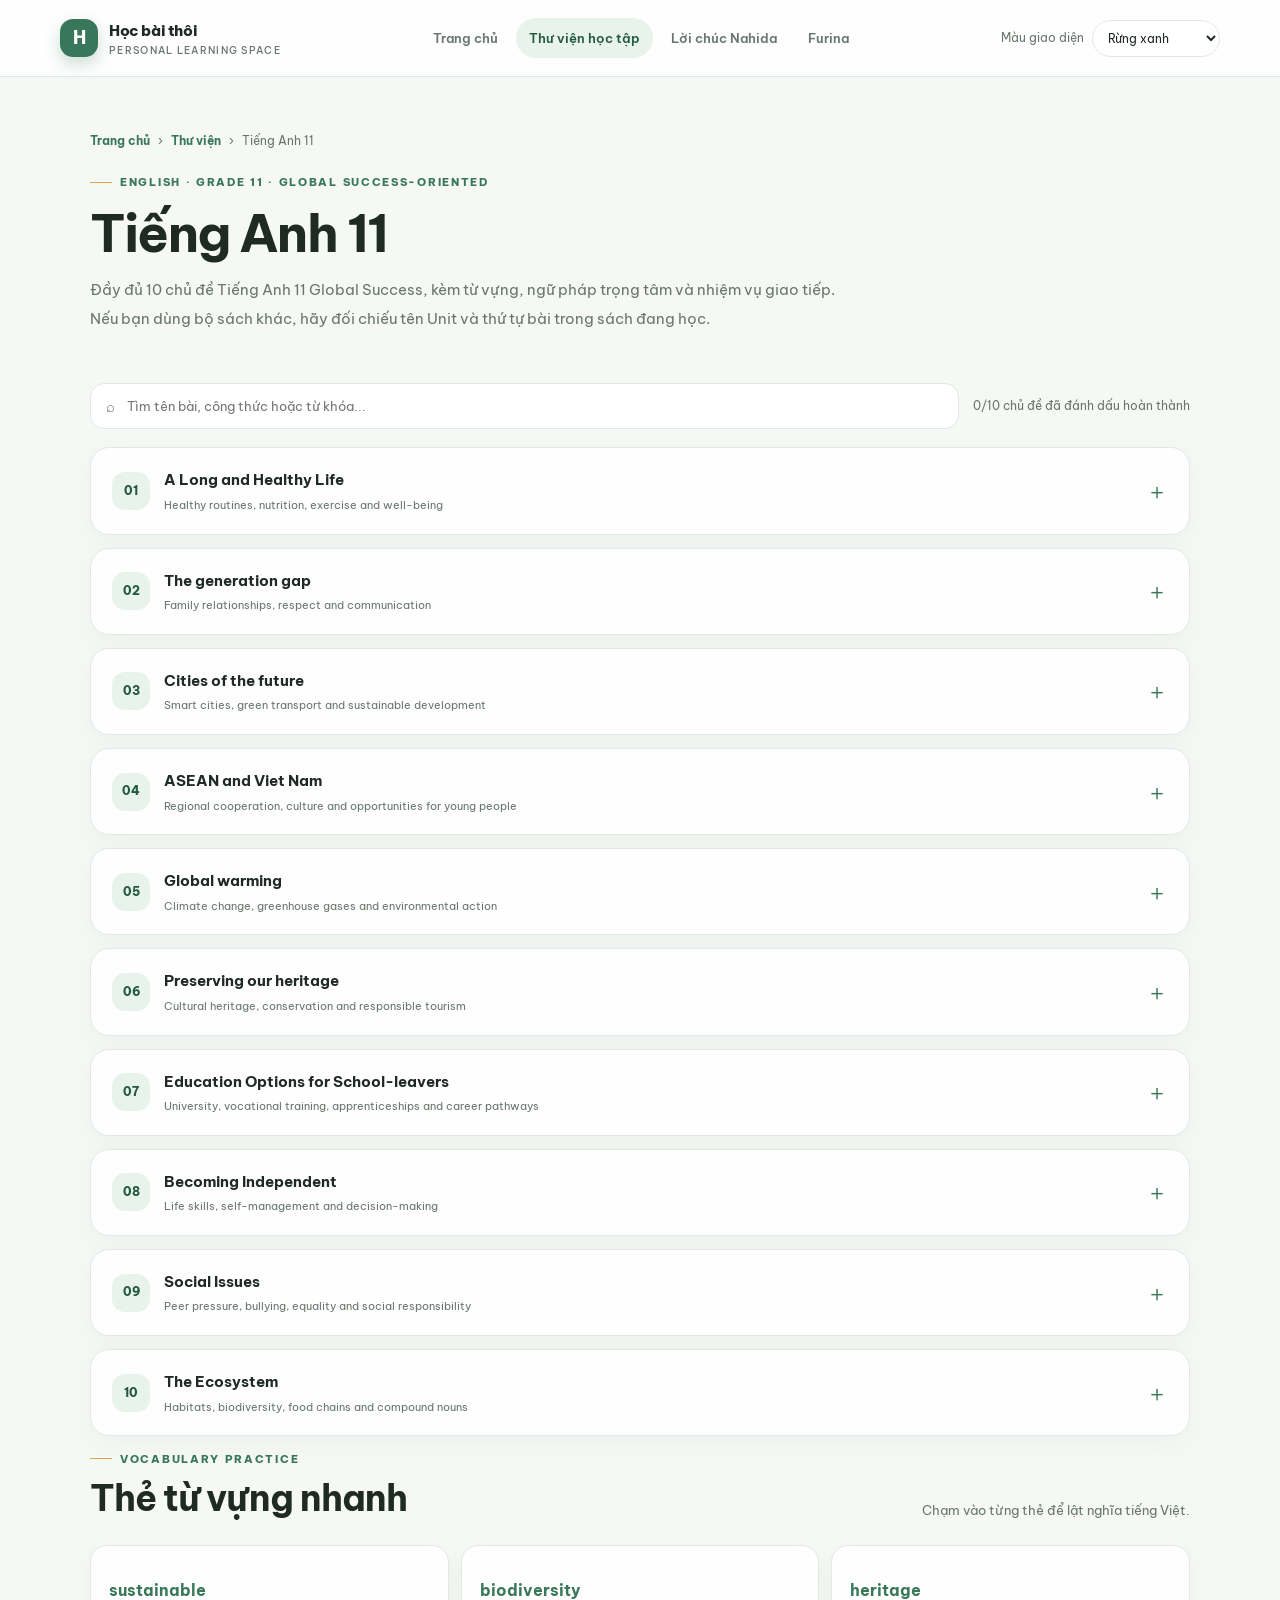
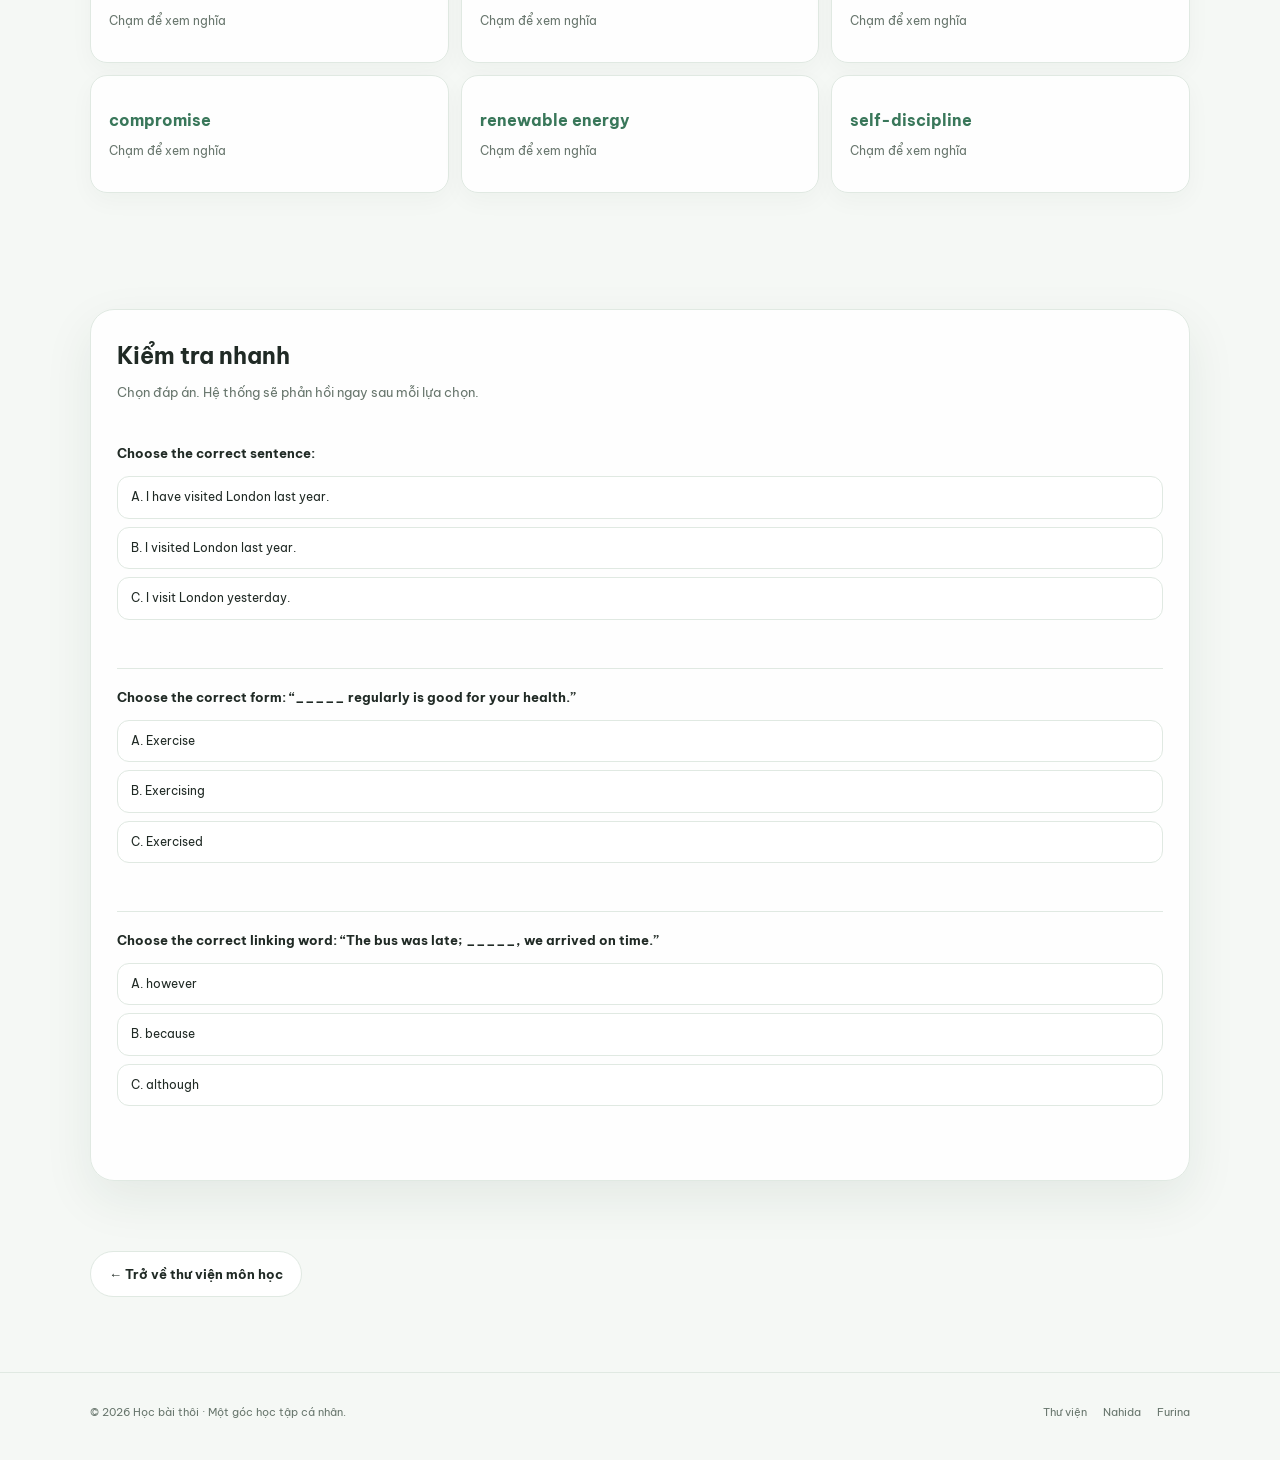
<file: library/tieng-anh.html>
<!doctype html>
<html lang="vi" data-theme="forest">
<head>
  <meta charset="utf-8"><meta name="viewport" content="width=device-width, initial-scale=1">
  <meta name="theme-color" content="#39775a"><meta name="description" content="Học bài thôi - thư viện học tập Toán, Vật lí, Tiếng Anh lớp 11 và những góc nhỏ dành cho Nahida, Furina.">
  <link rel="icon" href="/favicon.png?v=2" type="image/webp">
  <link rel="preconnect" href="https://fonts.googleapis.com"><link rel="preconnect" href="https://fonts.gstatic.com" crossorigin>
  <link href="https://fonts.googleapis.com/css2?family=Be+Vietnam+Pro:wght@400;500;600;700;800&display=swap" rel="stylesheet">
  <link rel="stylesheet" href="/assets/css/site.css">
  <title>Tiếng Anh 11 · Học bài thôi</title>
</head>
<body class="">

<header class="site-header">
  <div class="header-inner">
    <a class="brand" href="/" aria-label="Học bài thôi - Trang chủ">
      <span class="brand-mark">H</span><span>Học bài thôi<small>PERSONAL LEARNING SPACE</small></span>
    </a>
    <nav class="main-nav" aria-label="Điều hướng chính">
      <a class="nav-link" href="/">Trang chủ</a>
      <a class="nav-link" href="/library/">Thư viện học tập</a>
      <a class="nav-link" href="/nawish.html">Lời chúc Nahida</a>
      <a class="nav-link" href="/furina.html">Furina</a>
    </nav>
    <div class="theme-control"><label for="theme-choice">Màu giao diện</label>
      <select id="theme-choice" data-theme-select aria-label="Chọn màu giao diện">
        <option value="forest">Rừng xanh</option><option value="ocean">Đại dương</option>
        <option value="lavender">Tử đinh hương</option><option value="rose">Hồng dịu</option>
        <option value="midnight">Ban đêm</option>
      </select>
    </div>
  </div>
</header>

<main class="container">
  <section class="page-hero"><div class="breadcrumb"><a href="/">Trang chủ</a><span>›</span><a href="/library/">Thư viện</a><span>›</span><span>Tiếng Anh 11</span></div>
    <span class="eyebrow" style="margin-top:22px">ENGLISH · GRADE 11 · GLOBAL SUCCESS-ORIENTED</span><h1>Tiếng Anh 11</h1><p>Đầy đủ 10 chủ đề Tiếng Anh 11 Global Success, kèm từ vựng, ngữ pháp trọng tâm và nhiệm vụ giao tiếp. Nếu bạn dùng bộ sách khác, hãy đối chiếu tên Unit và thứ tự bài trong sách đang học.</p>
  </section>
  <div class="toolbar"><label class="search-box"><span>⌕</span><input type="search" placeholder="Tìm tên bài, công thức hoặc từ khóa..." data-lesson-search aria-label="Tìm kiếm nội dung bài học"></label><span class="progress-summary"><span data-progress-text>0 chủ đề đã đánh dấu hoàn thành</span><span data-search-count></span><span class="progress-track"><span data-progress-bar></span></span></span></div>
  <section class="lesson-list"><details class="lesson-card" data-searchable-lesson>
  <summary><div class="lesson-title-wrap"><span class="lesson-number">01</span><span><strong>A Long and Healthy Life</strong><small>Healthy routines, nutrition, exercise and well-being</small></span></div><span class="lesson-chevron">＋</span></summary>
  <div class="lesson-content">
<p><strong>Useful vocabulary:</strong> balanced diet (chế độ ăn cân bằng), regular exercise (vận động thường xuyên), immune system (hệ miễn dịch), mental well-being (sức khỏe tinh thần), nutritious (bổ dưỡng), sedentary (ít vận động).</p>
<h4>Language focus: past simple & present perfect</h4>
<span class="formula">S + V-ed/V2</span><span class="formula">S + have/has + V3</span>
<p>Past simple diễn tả hành động đã kết thúc tại thời điểm quá khứ xác định. Present perfect diễn tả trải nghiệm, kết quả còn liên quan đến hiện tại hoặc hành động kéo dài đến hiện tại.</p>
<div class="example-box"><strong>Examples</strong> I started jogging last year. / I have exercised regularly for six months.</div>
<p><strong>Speaking task:</strong> Describe two healthy habits you practise and explain how they affect your daily life.</p><div class="lesson-actions"><button class="done-button" type="button" data-done-button="english-01">Đánh dấu đã học</button></div></div>
</details><details class="lesson-card" data-searchable-lesson>
  <summary><div class="lesson-title-wrap"><span class="lesson-number">02</span><span><strong>The generation gap</strong><small>Family relationships, respect and communication</small></span></div><span class="lesson-chevron">＋</span></summary>
  <div class="lesson-content">
<p><strong>Useful vocabulary:</strong> generation gap, viewpoint, misunderstanding, household rules, mutual respect, compromise, family bond.</p>
<h4>Modal verbs</h4><span class="formula">must / have to = obligation</span><span class="formula">should = advice</span><span class="formula">mustn’t = prohibition</span>
<p>Must thường nhấn mạnh sự cần thiết từ người nói; have to diễn tả nghĩa vụ do quy định hoặc hoàn cảnh. Should đưa ra lời khuyên, không phải mệnh lệnh.</p>
<div class="example-box"><strong>Examples</strong> Teenagers should listen to their parents. / Students have to follow school rules.</div>
<p><strong>Writing task:</strong> Write a short paragraph suggesting three ways to improve communication between generations.</p><div class="lesson-actions"><button class="done-button" type="button" data-done-button="english-02">Đánh dấu đã học</button></div></div>
</details><details class="lesson-card" data-searchable-lesson>
  <summary><div class="lesson-title-wrap"><span class="lesson-number">03</span><span><strong>Cities of the future</strong><small>Smart cities, green transport and sustainable development</small></span></div><span class="lesson-chevron">＋</span></summary>
  <div class="lesson-content">
<p><strong>Useful vocabulary:</strong> smart city, infrastructure, renewable energy, public transport, urban planning, sustainable, pedestrian-friendly.</p>
<h4>Stative verbs and linking verbs</h4>
<p>Stative verbs diễn tả trạng thái, cảm xúc, nhận thức hoặc sở hữu; thường không dùng ở thì tiếp diễn khi mang nghĩa trạng thái: know, believe, own, belong, prefer. Một số động từ có thể đổi nghĩa và dùng tiếp diễn.</p>
<p>Linking verbs như seem, become, remain, feel nối chủ ngữ với tính từ hoặc danh từ bổ nghĩa.</p>
<div class="example-box"><strong>Examples</strong> The city seems cleaner. / I think public transport is important. / More people are thinking about sustainable living.</div>
<p><strong>Speaking task:</strong> Describe one feature that would make your town a better place to live.</p><div class="lesson-actions"><button class="done-button" type="button" data-done-button="english-03">Đánh dấu đã học</button></div></div>
</details><details class="lesson-card" data-searchable-lesson>
  <summary><div class="lesson-title-wrap"><span class="lesson-number">04</span><span><strong>ASEAN and Viet Nam</strong><small>Regional cooperation, culture and opportunities for young people</small></span></div><span class="lesson-chevron">＋</span></summary>
  <div class="lesson-content">
<p><strong>Useful vocabulary:</strong> regional cooperation, member state, cultural exchange, economic integration, diversity, volunteer programme, opportunity.</p>
<h4>Gerunds as subjects and objects</h4>
<span class="formula">V-ing + verb ...</span><span class="formula">verb + V-ing</span>
<p>Danh động từ (V-ing) có thể làm chủ ngữ hoặc tân ngữ sau một số động từ như enjoy, avoid, suggest, consider, finish.</p>
<div class="example-box"><strong>Examples</strong> Learning about other cultures broadens our minds. / Many students enjoy taking part in exchange programmes.</div>
<p><strong>Writing task:</strong> Explain how students can contribute to regional friendship and cooperation.</p><div class="lesson-actions"><button class="done-button" type="button" data-done-button="english-04">Đánh dấu đã học</button></div></div>
</details><details class="lesson-card" data-searchable-lesson>
  <summary><div class="lesson-title-wrap"><span class="lesson-number">05</span><span><strong>Global warming</strong><small>Climate change, greenhouse gases and environmental action</small></span></div><span class="lesson-chevron">＋</span></summary>
  <div class="lesson-content">
<p><strong>Useful vocabulary:</strong> global warming, greenhouse gas, carbon footprint, fossil fuels, extreme weather, sea-level rise, emission, renewable resources.</p>
<h4>Participle clauses</h4>
<span class="formula">V-ing clause = active meaning</span><span class="formula">V3/ed clause = passive meaning</span>
<p>Mệnh đề phân từ có thể rút gọn mệnh đề trạng ngữ hoặc mệnh đề quan hệ khi chủ thể và quan hệ ý nghĩa phù hợp. Phân từ hiện tại thường mang nghĩa chủ động; phân từ quá khứ thường mang nghĩa bị động hoặc trạng thái.</p>
<div class="example-box"><strong>Examples</strong> Producing large amounts of greenhouse gases, human activities contribute to global warming. / Used wisely, renewable energy can reduce emissions.</div>
<p>Tránh lỗi dangling participle: chủ thể ngầm của mệnh đề phân từ phải phù hợp với chủ ngữ mệnh đề chính.</p><div class="lesson-actions"><button class="done-button" type="button" data-done-button="english-05">Đánh dấu đã học</button></div></div>
</details><details class="lesson-card" data-searchable-lesson>
  <summary><div class="lesson-title-wrap"><span class="lesson-number">06</span><span><strong>Preserving our heritage</strong><small>Cultural heritage, conservation and responsible tourism</small></span></div><span class="lesson-chevron">＋</span></summary>
  <div class="lesson-content">
<p><strong>Useful vocabulary:</strong> tangible heritage, intangible heritage, historical site, preservation, conservation, artefact, traditional craft, heritage site.</p>
<h4>To-infinitive</h4><span class="formula">to + V</span>
<p>Động từ nguyên mẫu có to thường diễn tả mục đích, ý định hoặc đứng sau một số động từ và tính từ: decide to do, hope to do, be important to do. Sau một số động từ khác dùng tân ngữ + to-infinitive: encourage someone to do something.</p>
<div class="example-box"><strong>Examples</strong> We should protect old buildings to preserve our history. / The project encourages young people to explore local traditions.</div>
<p><strong>Speaking task:</strong> Introduce a local heritage site and suggest ways to protect it.</p><div class="lesson-actions"><button class="done-button" type="button" data-done-button="english-06">Đánh dấu đã học</button></div></div>
</details><details class="lesson-card" data-searchable-lesson>
  <summary><div class="lesson-title-wrap"><span class="lesson-number">07</span><span><strong>Education Options for School-leavers</strong><small>University, vocational training, apprenticeships and career pathways</small></span></div><span class="lesson-chevron">＋</span></summary>
  <div class="lesson-content">
<p><strong>Useful vocabulary:</strong> vocational training, higher education, apprenticeship, scholarship, career path, tuition fee, admission requirements, qualification.</p>
<h4>Perfect gerund and perfect participle clause</h4>
<span class="formula">having + V3</span><span class="formula">having been + V3</span>
<p>Perfect gerund nhấn mạnh hành động xảy ra trước hành động chính: He admitted having made a mistake. Perfect participle clause diễn tả hành động hoàn tất trước mệnh đề chính: Having compared several courses, Minh chose the programme that matched his interests.</p>
<p>Khi chọn con đường sau THPT, hãy đối chiếu sở thích, năng lực, chi phí, điều kiện tuyển sinh và cơ hội nghề nghiệp bằng thông tin đáng tin cậy.</p><div class="lesson-actions"><button class="done-button" type="button" data-done-button="english-07">Đánh dấu đã học</button></div></div>
</details><details class="lesson-card" data-searchable-lesson>
  <summary><div class="lesson-title-wrap"><span class="lesson-number">08</span><span><strong>Becoming Independent</strong><small>Life skills, self-management and decision-making</small></span></div><span class="lesson-chevron">＋</span></summary>
  <div class="lesson-content">
<p><strong>Useful vocabulary:</strong> self-reliant, responsibility, household chores, manage time, make decisions, set goals, solve problems, take initiative.</p>
<h4>Cleft sentences</h4><span class="formula">It is/was + focus + that/who + clause</span>
<p>Câu chẻ dùng để nhấn mạnh chủ thể, tân ngữ hoặc trạng ngữ. Ví dụ: It was my older sister who taught me how to manage my time. / It is regular practice that builds confidence.</p>
<div class="example-box"><strong>Study tip</strong> To become more independent, set realistic goals, plan your week and review your progress regularly.</div>
<p><strong>Speaking task:</strong> Talk about a skill you learned to do independently and explain why it is useful.</p><div class="lesson-actions"><button class="done-button" type="button" data-done-button="english-08">Đánh dấu đã học</button></div></div>
</details>
<details class="lesson-card" data-searchable-lesson>
  <summary><div class="lesson-title-wrap"><span class="lesson-number">09</span><span><strong>Social Issues</strong><small>Peer pressure, bullying, equality and social responsibility</small></span></div><span class="lesson-chevron">＋</span></summary>
  <div class="lesson-content">
<p><strong>Useful vocabulary:</strong> peer pressure, bullying, inequality, discrimination, social support, awareness, community service, mental health.</p>
<h4>Linking words and phrases</h4>
<span class="formula">however = contrast</span><span class="formula">therefore = result</span><span class="formula">moreover = addition</span><span class="formula">although = concession</span>
<p>Từ nối giúp thể hiện mối quan hệ logic giữa các ý. Chọn từ nối theo nghĩa, không chỉ theo vị trí trong câu. Sau although thường là một mệnh đề; however thường nối hai mệnh đề độc lập bằng dấu câu phù hợp.</p>
<div class="example-box"><strong>Example</strong> Peer pressure can be stressful. However, supportive friends can help teenagers make responsible decisions.</div>
<p><strong>Writing tip:</strong> Khi viết về một vấn đề xã hội, trình bày vấn đề, nguyên nhân, tác động và giải pháp; tránh dùng ví dụ thiếu căn cứ.</p><div class="lesson-actions"><button class="done-button" type="button" data-done-button="english-08">Đánh dấu đã học</button></div></div>
</details><details class="lesson-card" data-searchable-lesson>
  <summary><div class="lesson-title-wrap"><span class="lesson-number">10</span><span><strong>The Ecosystem</strong><small>Habitats, biodiversity, food chains and compound nouns</small></span></div><span class="lesson-chevron">＋</span></summary>
  <div class="lesson-content">
<p><strong>Useful vocabulary:</strong> ecosystem, habitat, biodiversity, food chain, food web, species, predator, prey, endangered, conservation.</p>
<h4>Compound nouns</h4><span class="formula">noun + noun: food chain</span><span class="formula">adjective + noun: endangered species</span>
<p>Danh từ ghép kết hợp hai hay nhiều từ để tạo một khái niệm mới. Từ đứng trước thường bổ nghĩa cho từ chính: greenhouse gas, wildlife protection, energy source.</p>
<div class="example-box"><strong>Example</strong> A healthy ecosystem depends on biodiversity and the balance between organisms and their habitat.</div>
<p><strong>Writing task:</strong> Explain one threat to a local ecosystem and suggest a practical conservation action.</p><div class="lesson-actions"><button class="done-button" type="button" data-done-button="english-10">Đánh dấu đã học</button></div></div>
</details></section>
  <section class="section" style="padding-top:5px"><div class="section-heading"><div><span class="eyebrow">Vocabulary practice</span><h2>Thẻ từ vựng nhanh</h2></div><p>Chạm vào từng thẻ để lật nghĩa tiếng Việt.</p></div><div class="flash-grid"><button class="flashcard" type="button" data-flashcard data-back="bền vững" aria-expanded="false"><strong>sustainable</strong><span>Chạm để xem nghĩa</span></button><button class="flashcard" type="button" data-flashcard data-back="đa dạng sinh học" aria-expanded="false"><strong>biodiversity</strong><span>Chạm để xem nghĩa</span></button><button class="flashcard" type="button" data-flashcard data-back="di sản" aria-expanded="false"><strong>heritage</strong><span>Chạm để xem nghĩa</span></button><button class="flashcard" type="button" data-flashcard data-back="sự thỏa hiệp" aria-expanded="false"><strong>compromise</strong><span>Chạm để xem nghĩa</span></button><button class="flashcard" type="button" data-flashcard data-back="năng lượng tái tạo" aria-expanded="false"><strong>renewable energy</strong><span>Chạm để xem nghĩa</span></button><button class="flashcard" type="button" data-flashcard data-back="tính tự giác / kỷ luật bản thân" aria-expanded="false"><strong>self-discipline</strong><span>Chạm để xem nghĩa</span></button></div></section>
  <section class="quiz-panel"><h2>Kiểm tra nhanh</h2><p>Chọn đáp án. Hệ thống sẽ phản hồi ngay sau mỗi lựa chọn.</p><div class="quiz-question" data-answer="b" data-explain="“Last year” là mốc quá khứ đã kết thúc, vì vậy dùng past simple."><p>Choose the correct sentence:</p><div class="quiz-options"><button class="quiz-option" type="button" data-option="a">A. I have visited London last year.</button><button class="quiz-option" type="button" data-option="b">B. I visited London last year.</button><button class="quiz-option" type="button" data-option="c">C. I visit London yesterday.</button></div><p class="quiz-feedback" aria-live="polite"></p></div><div class="quiz-question" data-answer="b" data-explain="V-ing có thể làm chủ ngữ của câu."><p>Choose the correct form: “_____ regularly is good for your health.”</p><div class="quiz-options"><button class="quiz-option" type="button" data-option="a">A. Exercise</button><button class="quiz-option" type="button" data-option="b">B. Exercising</button><button class="quiz-option" type="button" data-option="c">C. Exercised</button></div><p class="quiz-feedback" aria-live="polite"></p></div><div class="quiz-question" data-answer="a" data-explain="However diễn tả sự tương phản giữa hai mệnh đề."><p>Choose the correct linking word: “The bus was late; _____, we arrived on time.”</p><div class="quiz-options"><button class="quiz-option" type="button" data-option="a">A. however</button><button class="quiz-option" type="button" data-option="b">B. because</button><button class="quiz-option" type="button" data-option="c">C. although</button></div><p class="quiz-feedback" aria-live="polite"></p></div></section>
  <div style="padding-bottom:55px"><a class="button button-secondary" href="/library/">← Trở về thư viện môn học</a></div>
</main>

<footer class="site-footer"><div class="container footer-inner">
  <span>© <span data-year></span> Học bài thôi · Một góc học tập cá nhân.</span>
  <div class="footer-links"><a href="/library/">Thư viện</a><a href="/nawish.html">Nahida</a><a href="/furina.html">Furina</a></div>
</div></footer>
<script>document.querySelectorAll('[data-year]').forEach(el => el.textContent = new Date().getFullYear());</script>
<script src="/assets/js/site.js"></script>
</body></html>
</file>
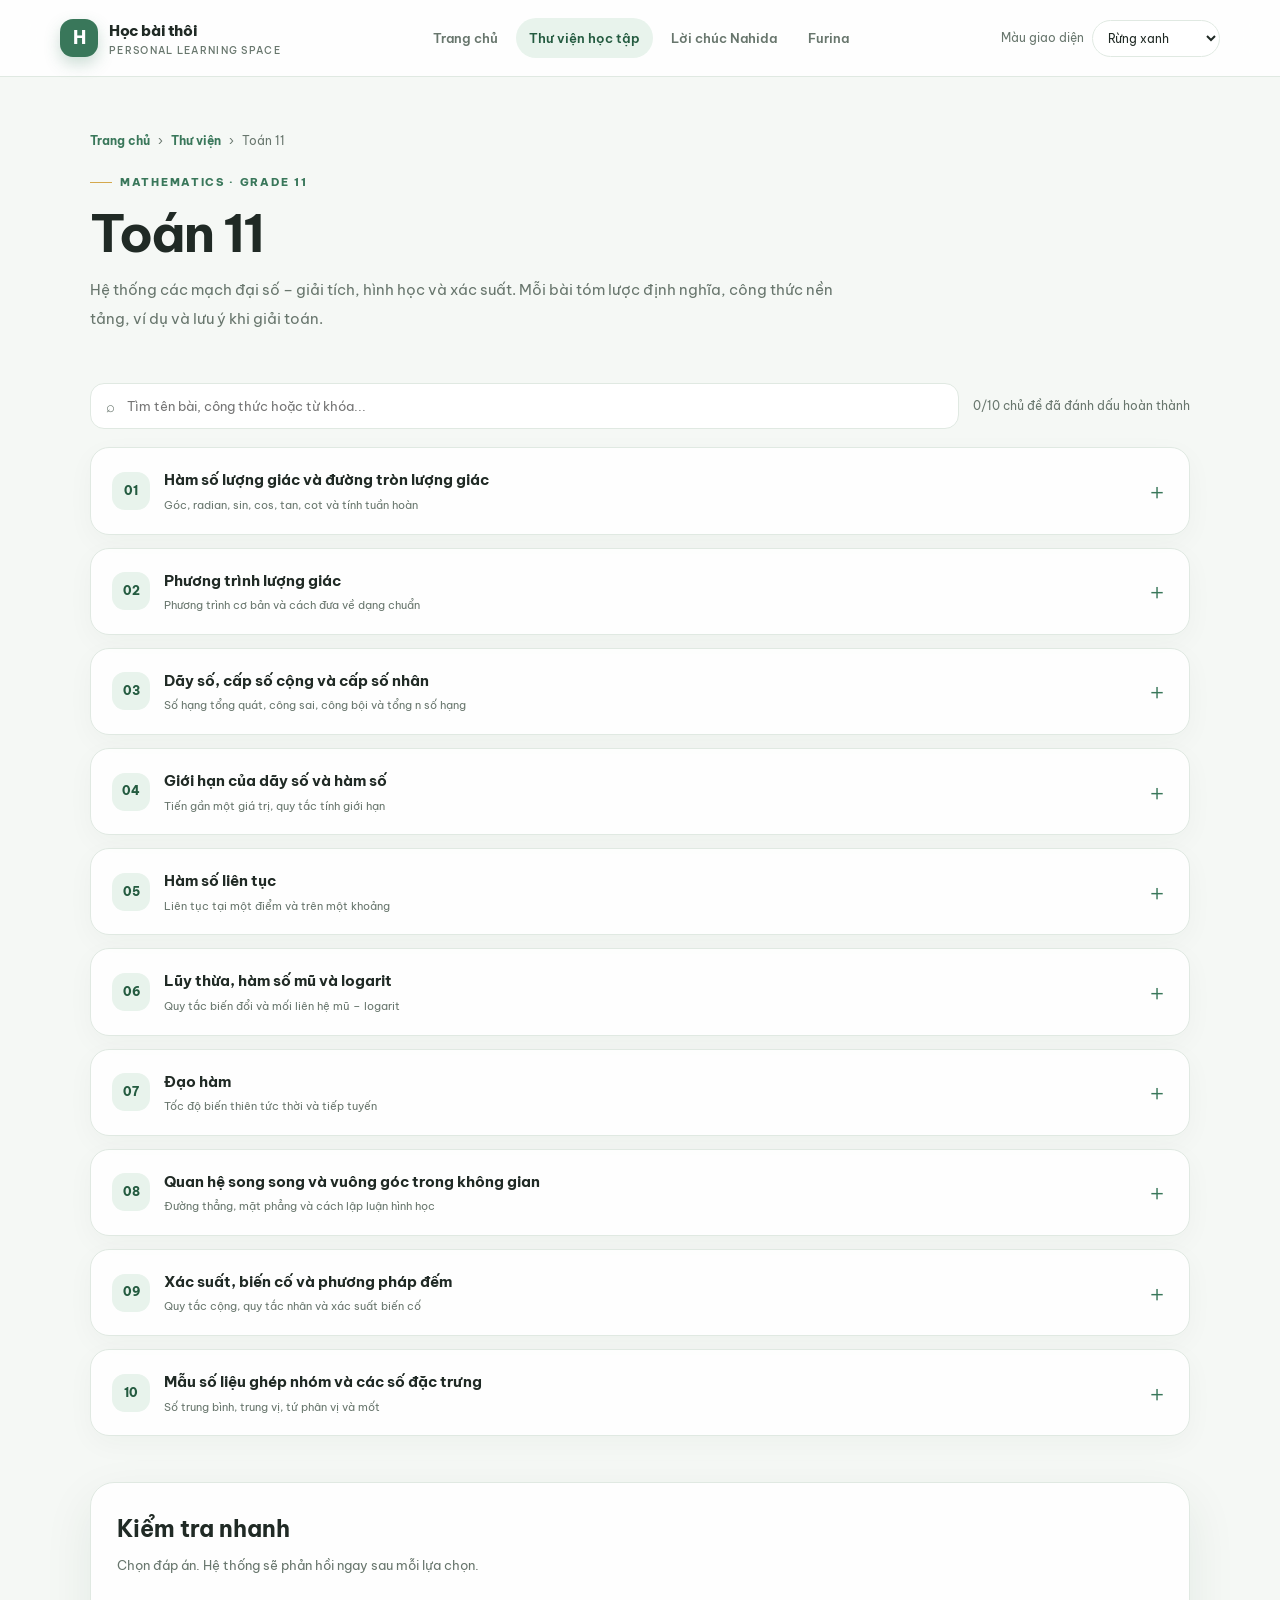
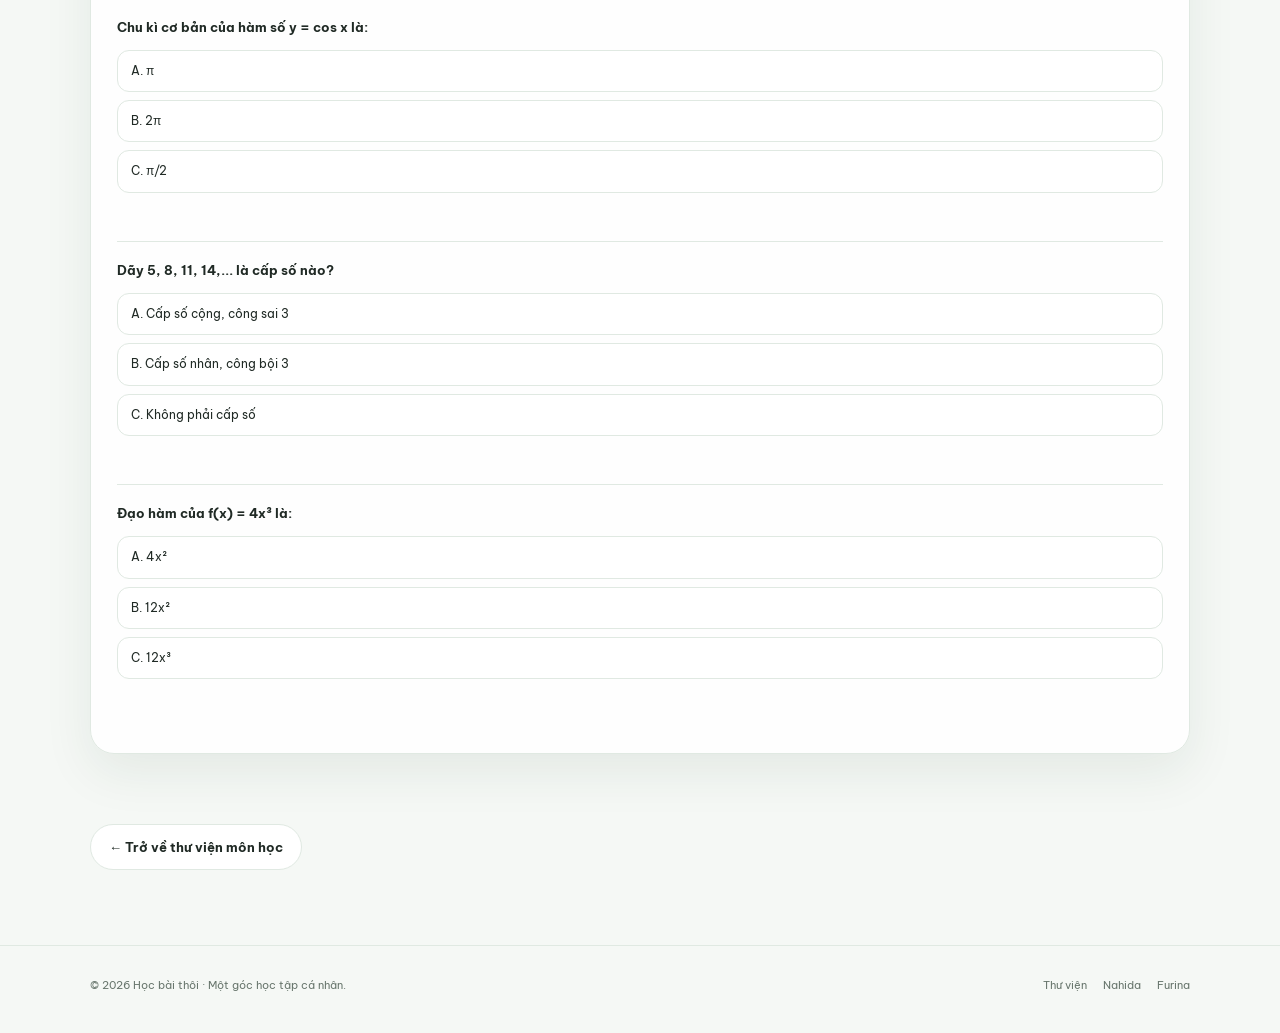
<file: library/toan.html>
<!doctype html>
<html lang="vi" data-theme="forest">
<head>
  <meta charset="utf-8"><meta name="viewport" content="width=device-width, initial-scale=1">
  <meta name="theme-color" content="#39775a"><meta name="description" content="Học bài thôi - thư viện học tập Toán, Vật lí, Tiếng Anh lớp 11 và những góc nhỏ dành cho Nahida, Furina.">
  <link rel="icon" href="/favicon.png?v=2" type="image/webp">
  <link rel="preconnect" href="https://fonts.googleapis.com"><link rel="preconnect" href="https://fonts.gstatic.com" crossorigin>
  <link href="https://fonts.googleapis.com/css2?family=Be+Vietnam+Pro:wght@400;500;600;700;800&display=swap" rel="stylesheet">
  <link rel="stylesheet" href="/assets/css/site.css">
  <title>Toán 11 · Học bài thôi</title>
</head>
<body class="">

<header class="site-header">
  <div class="header-inner">
    <a class="brand" href="/" aria-label="Học bài thôi - Trang chủ">
      <span class="brand-mark">H</span><span>Học bài thôi<small>PERSONAL LEARNING SPACE</small></span>
    </a>
    <nav class="main-nav" aria-label="Điều hướng chính">
      <a class="nav-link" href="/">Trang chủ</a>
      <a class="nav-link" href="/library/">Thư viện học tập</a>
      <a class="nav-link" href="/nawish.html">Lời chúc Nahida</a>
      <a class="nav-link" href="/furina.html">Furina</a>
    </nav>
    <div class="theme-control"><label for="theme-choice">Màu giao diện</label>
      <select id="theme-choice" data-theme-select aria-label="Chọn màu giao diện">
        <option value="forest">Rừng xanh</option><option value="ocean">Đại dương</option>
        <option value="lavender">Tử đinh hương</option><option value="rose">Hồng dịu</option>
        <option value="midnight">Ban đêm</option>
      </select>
    </div>
  </div>
</header>

<main class="container">
  <section class="page-hero"><div class="breadcrumb"><a href="/">Trang chủ</a><span>›</span><a href="/library/">Thư viện</a><span>›</span><span>Toán 11</span></div>
    <span class="eyebrow" style="margin-top:22px">MATHEMATICS · GRADE 11</span><h1>Toán 11</h1><p>Hệ thống các mạch đại số – giải tích, hình học và xác suất. Mỗi bài tóm lược định nghĩa, công thức nền tảng, ví dụ và lưu ý khi giải toán.</p>
  </section>
  <div class="toolbar"><label class="search-box"><span>⌕</span><input type="search" placeholder="Tìm tên bài, công thức hoặc từ khóa..." data-lesson-search aria-label="Tìm kiếm nội dung bài học"></label><span class="progress-summary"><span data-progress-text>0 chủ đề đã đánh dấu hoàn thành</span><span data-search-count></span><span class="progress-track"><span data-progress-bar></span></span></span></div>
  <section class="lesson-list"><details class="lesson-card" data-searchable-lesson>
  <summary><div class="lesson-title-wrap"><span class="lesson-number">01</span><span><strong>Hàm số lượng giác và đường tròn lượng giác</strong><small>Góc, radian, sin, cos, tan, cot và tính tuần hoàn</small></span></div><span class="lesson-chevron">＋</span></summary>
  <div class="lesson-content">
<p><strong>Ý tưởng cốt lõi:</strong> Đường tròn lượng giác biến một góc thành một điểm trên đường tròn đơn vị. Hoành độ là cos, tung độ là sin; từ đó ta định nghĩa các hàm lượng giác.</p>
<h4>Công thức nền tảng</h4><span class="formula">sin²x + cos²x = 1</span><span class="formula">tan x = sin x / cos x</span><span class="formula">cot x = cos x / sin x</span>
<p>Đổi đơn vị: 180° = π rad. Hàm sin và cos có chu kì 2π; hàm tan và cot có chu kì π. Miền xác định của tan x loại các điểm cos x = 0; miền xác định của cot x loại các điểm sin x = 0.</p>
<div class="example-box"><strong>Ví dụ</strong> Với x = π/6, sin x = 1/2, cos x = √3/2 và tan x = √3/3.</div>
<p><strong>Mẹo hiểu:</strong> Đừng học bảng giá trị như các con số rời rạc. Hãy nhìn chúng trên đường tròn đơn vị và liên hệ dấu của sin, cos với từng góc phần tư.</p><div class="lesson-actions"><button class="done-button" type="button" data-done-button="math-01">Đánh dấu đã học</button></div></div>
</details><details class="lesson-card" data-searchable-lesson>
  <summary><div class="lesson-title-wrap"><span class="lesson-number">02</span><span><strong>Phương trình lượng giác</strong><small>Phương trình cơ bản và cách đưa về dạng chuẩn</small></span></div><span class="lesson-chevron">＋</span></summary>
  <div class="lesson-content">
<p>Giải phương trình lượng giác là tìm tất cả góc thỏa mãn một quan hệ lượng giác. Luôn chú ý chu kì và điều kiện xác định.</p>
<h4>Các nghiệm cơ bản</h4><span class="formula">sin x = a ⇔ x = α + 2kπ hoặc x = π − α + 2kπ</span><span class="formula">cos x = a ⇔ x = ±α + 2kπ</span><span class="formula">tan x = a ⇔ x = α + kπ</span>
<p>Trong đó α là góc phù hợp với giá trị a, k ∈ ℤ. Với cot x = a, nghiệm có dạng x = α + kπ.</p>
<div class="example-box"><strong>Ví dụ</strong> sin x = 1/2 có nghiệm x = π/6 + 2kπ hoặc x = 5π/6 + 2kπ, k ∈ ℤ.</div>
<p><strong>Quy trình:</strong> Xác định điều kiện → biến đổi về sin x = a, cos x = a hoặc tan x = a → viết đủ họ nghiệm → đối chiếu điều kiện.</p><div class="lesson-actions"><button class="done-button" type="button" data-done-button="math-02">Đánh dấu đã học</button></div></div>
</details><details class="lesson-card" data-searchable-lesson>
  <summary><div class="lesson-title-wrap"><span class="lesson-number">03</span><span><strong>Dãy số, cấp số cộng và cấp số nhân</strong><small>Số hạng tổng quát, công sai, công bội và tổng n số hạng</small></span></div><span class="lesson-chevron">＋</span></summary>
  <div class="lesson-content">
<p>Dãy số là một hàm xác định trên tập số nguyên dương. Cần nhận ra quy luật tạo số hạng, không chỉ tính vài phần tử đầu.</p>
<h4>Cấp số cộng (CSC)</h4><span class="formula">uₙ = u₁ + (n − 1)d</span><span class="formula">Sₙ = n(u₁ + uₙ)/2</span>
<p>Hiệu hai số hạng liên tiếp không đổi: uₙ₊₁ − uₙ = d.</p>
<h4>Cấp số nhân (CSN)</h4><span class="formula">uₙ = u₁ · qⁿ⁻¹</span><span class="formula">Sₙ = u₁(1 − qⁿ)/(1 − q), q ≠ 1</span>
<p>Tỉ số hai số hạng liên tiếp không đổi: uₙ₊₁/uₙ = q (khi mẫu khác 0).</p>
<div class="example-box"><strong>Ví dụ</strong> Dãy 3, 7, 11, 15,... là CSC có d = 4; số hạng thứ 10 bằng 3 + 9·4 = 39.</div>
<p><strong>Ứng dụng:</strong> CSC mô tả tăng đều theo một lượng; CSN mô tả tăng/giảm theo cùng một tỉ lệ.</p><div class="lesson-actions"><button class="done-button" type="button" data-done-button="math-03">Đánh dấu đã học</button></div></div>
</details><details class="lesson-card" data-searchable-lesson>
  <summary><div class="lesson-title-wrap"><span class="lesson-number">04</span><span><strong>Giới hạn của dãy số và hàm số</strong><small>Tiến gần một giá trị, quy tắc tính giới hạn</small></span></div><span class="lesson-chevron">＋</span></summary>
  <div class="lesson-content">
<p>Giới hạn mô tả xu hướng của các số hạng hoặc giá trị hàm khi biến tiến đến một điểm. Giới hạn không nhất thiết là giá trị tại điểm đó.</p>
<h4>Quy tắc thường dùng</h4><span class="formula">lim(c) = c</span><span class="formula">lim(uₙ ± vₙ) = lim uₙ ± lim vₙ</span><span class="formula">lim(uₙvₙ) = lim uₙ · lim vₙ</span>
<p>Với thương, cần giới hạn mẫu khác 0. Một số giới hạn cơ bản khi n → ∞: 1/n → 0; qⁿ → 0 nếu |q| &lt; 1.</p>
<div class="example-box"><strong>Ví dụ</strong> lim (3n + 1)/(n + 2) khi n → ∞ bằng 3, vì chia cả tử và mẫu cho n.</div>
<p>Với giới hạn hàm số, thử thay trực tiếp trước. Nếu gặp dạng vô định như 0/0, phân tích nhân tử, rút gọn hoặc biến đổi tương đương.</p><div class="lesson-actions"><button class="done-button" type="button" data-done-button="math-04">Đánh dấu đã học</button></div></div>
</details><details class="lesson-card" data-searchable-lesson>
  <summary><div class="lesson-title-wrap"><span class="lesson-number">05</span><span><strong>Hàm số liên tục</strong><small>Liên tục tại một điểm và trên một khoảng</small></span></div><span class="lesson-chevron">＋</span></summary>
  <div class="lesson-content">
<p>Hàm số f liên tục tại x₀ khi đồng thời thỏa ba điều kiện: f(x₀) xác định; lim f(x) khi x → x₀ tồn tại; và giới hạn ấy bằng f(x₀).</p>
<span class="formula">limₓ→ₓ₀ f(x) = f(x₀)</span>
<p>Trực quan, đồ thị không bị đứt, nhảy hoặc có lỗ tại điểm đang xét. Đa thức liên tục trên ℝ; phân thức liên tục tại nơi mẫu khác 0; hàm căn cần xét miền xác định.</p>
<div class="example-box"><strong>Ví dụ</strong> f(x) = x² liên tục tại mọi x₀ vì lim x² = x₀² = f(x₀).</div>
<p><strong>Lưu ý:</strong> Đồ thị nhìn có vẻ liền chưa đủ cho một chứng minh; hãy kiểm tra đúng định nghĩa ở điểm cần xét.</p><div class="lesson-actions"><button class="done-button" type="button" data-done-button="math-05">Đánh dấu đã học</button></div></div>
</details><details class="lesson-card" data-searchable-lesson>
  <summary><div class="lesson-title-wrap"><span class="lesson-number">06</span><span><strong>Lũy thừa, hàm số mũ và logarit</strong><small>Quy tắc biến đổi và mối liên hệ mũ – logarit</small></span></div><span class="lesson-chevron">＋</span></summary>
  <div class="lesson-content">
<p>Với a &gt; 0, a ≠ 1, hàm số mũ y = aˣ có tập xác định ℝ và tập giá trị (0; +∞). Hàm logarit y = logₐx có tập xác định (0; +∞).</p>
<h4>Quy tắc lũy thừa</h4><span class="formula">aᵐ · aⁿ = aᵐ⁺ⁿ</span><span class="formula">(aᵐ)ⁿ = aᵐⁿ</span><span class="formula">a⁰ = 1</span>
<h4>Quy tắc logarit</h4><span class="formula">logₐ(xy) = logₐx + logₐy</span><span class="formula">logₐ(x/y) = logₐx − logₐy</span><span class="formula">logₐ(xⁿ) = nlogₐx</span>
<p>Hai phép toán đảo nhau: aˣ = b ⇔ x = logₐb (với b &gt; 0).</p>
<div class="example-box"><strong>Ví dụ</strong> 2ˣ = 8 ⇒ 2ˣ = 2³ ⇒ x = 3.</div>
<p>Phương trình logarit luôn phải kèm điều kiện biểu thức bên trong log dương.</p><div class="lesson-actions"><button class="done-button" type="button" data-done-button="math-06">Đánh dấu đã học</button></div></div>
</details><details class="lesson-card" data-searchable-lesson>
  <summary><div class="lesson-title-wrap"><span class="lesson-number">07</span><span><strong>Đạo hàm</strong><small>Tốc độ biến thiên tức thời và tiếp tuyến</small></span></div><span class="lesson-chevron">＋</span></summary>
  <div class="lesson-content">
<p>Đạo hàm tại một điểm đo tốc độ biến thiên tức thời của hàm số. Về hình học, f′(x₀) là hệ số góc tiếp tuyến với đồ thị tại điểm có hoành độ x₀.</p>
<span class="formula">f′(x₀) = limₕ→₀ [f(x₀+h) − f(x₀)]/h</span>
<h4>Các công thức cơ bản</h4><span class="formula">(C)′ = 0</span><span class="formula">(xⁿ)′ = nxⁿ⁻¹</span><span class="formula">(sin x)′ = cos x</span><span class="formula">(cos x)′ = −sin x</span>
<span class="formula">(u ± v)′ = u′ ± v′</span><span class="formula">(uv)′ = u′v + uv′</span>
<div class="example-box"><strong>Ví dụ</strong> f(x) = x² + 3x ⇒ f′(x) = 2x + 3; tại x = 1, hệ số góc tiếp tuyến bằng 5.</div>
<p>Dùng đạo hàm để xét chiều biến thiên, tìm cực trị và giải các bài toán tối ưu ở mức phù hợp chương trình.</p><div class="lesson-actions"><button class="done-button" type="button" data-done-button="math-07">Đánh dấu đã học</button></div></div>
</details><details class="lesson-card" data-searchable-lesson>
  <summary><div class="lesson-title-wrap"><span class="lesson-number">08</span><span><strong>Quan hệ song song và vuông góc trong không gian</strong><small>Đường thẳng, mặt phẳng và cách lập luận hình học</small></span></div><span class="lesson-chevron">＋</span></summary>
  <div class="lesson-content">
<p>Hình học không gian đòi hỏi theo dõi chính xác vị trí tương đối của điểm, đường thẳng và mặt phẳng. Hình vẽ hỗ trợ tư duy nhưng không thay thế lập luận.</p>
<h4>Các dấu hiệu quan trọng</h4>
<ul><li>Đường thẳng d song song mặt phẳng (P) nếu d không nằm trong (P) và song song với một đường thẳng thuộc (P).</li><li>Hai mặt phẳng song song nếu mặt phẳng này chứa hai đường thẳng cắt nhau lần lượt song song với mặt phẳng kia.</li><li>Đường thẳng vuông góc mặt phẳng khi nó vuông góc với hai đường thẳng cắt nhau nằm trong mặt phẳng ấy.</li></ul>
<p>Khoảng cách trong không gian được xây dựng từ độ dài đoạn vuông góc. Góc giữa đường thẳng và mặt phẳng được xác định qua hình chiếu vuông góc.</p>
<div class="example-box"><strong>Cách trình bày</strong> Nêu rõ mặt phẳng chứa đường thẳng, chỉ ra hai đường thẳng cắt nhau và chứng minh vuông góc với từng đường.</div>
<p><strong>Mẹo:</strong> Trước khi chứng minh, hãy ghi giả thiết thành danh sách và xác định kết luận cần đưa về dấu hiệu nào.</p><div class="lesson-actions"><button class="done-button" type="button" data-done-button="math-08">Đánh dấu đã học</button></div></div>
</details><details class="lesson-card" data-searchable-lesson>
  <summary><div class="lesson-title-wrap"><span class="lesson-number">09</span><span><strong>Xác suất, biến cố và phương pháp đếm</strong><small>Quy tắc cộng, quy tắc nhân và xác suất biến cố</small></span></div><span class="lesson-chevron">＋</span></summary>
  <div class="lesson-content">
<p>Trong chương trình lớp 11, trọng tâm là các khái niệm biến cố hợp, biến cố giao, biến cố độc lập và các quy tắc tính xác suất. Kỹ thuật đếm bằng tổ hợp, sơ đồ hình cây là công cụ hỗ trợ khi giải bài toán.</p>
<span class="formula">P(A ∪ B) = P(A) + P(B) − P(A ∩ B)</span><span class="formula">Nếu A, B độc lập: P(A ∩ B) = P(A)P(B)</span><span class="formula">P(Ā) = 1 − P(A)</span>
<p>Với hai biến cố xung khắc, P(A ∪ B) = P(A) + P(B). Lưu ý: xung khắc không đồng nghĩa với độc lập.</p>
<div class="example-box"><strong>Ví dụ</strong> Gieo một con xúc xắc cân đối. Biến cố A ra số chẵn có 3 kết quả thuận lợi trong 6 kết quả, nên P(A) = 1/2.</div>
<p><strong>Gợi ý giải:</strong> Xác định không gian mẫu Ω, mô tả biến cố bằng lời hoặc sơ đồ, rồi chọn công thức đúng với quan hệ giữa các biến cố.</p><div class="lesson-actions"><button class="done-button" type="button" data-done-button="math-09">Đánh dấu đã học</button></div></div>
</details><details class="lesson-card" data-searchable-lesson>
  <summary><div class="lesson-title-wrap"><span class="lesson-number">10</span><span><strong>Mẫu số liệu ghép nhóm và các số đặc trưng</strong><small>Số trung bình, trung vị, tứ phân vị và mốt</small></span></div><span class="lesson-chevron">＋</span></summary>
  <div class="lesson-content">
<p>Thống kê lớp 11 tập trung vào các số đặc trưng đo xu thế trung tâm của <strong>mẫu số liệu ghép nhóm</strong>. Khi dữ liệu được gom thành các khoảng, ta dùng giá trị đại diện của mỗi nhóm và tần số tương ứng để ước lượng.</p>
<h4>Các đại lượng cần biết</h4><ul><li><strong>Số trung bình:</strong> trung bình có trọng số theo tần số của các giá trị đại diện.</li><li><strong>Trung vị:</strong> giá trị chia mẫu đã sắp xếp thành hai phần có số quan sát bằng nhau.</li><li><strong>Tứ phân vị:</strong> các mốc chia dữ liệu thành bốn phần.</li><li><strong>Mốt:</strong> giá trị xuất hiện phổ biến nhất; với dữ liệu ghép nhóm, xác định nhóm chứa mốt và ước lượng theo công thức phù hợp.</li></ul>
<p>Giá trị đại diện của nhóm [a; b) thường là trung điểm (a+b)/2. Kích thước mẫu là tổng các tần số của các nhóm.</p>
<div class="example-box"><strong>Ví dụ</strong> Với nhóm điểm [6; 8), giá trị đại diện là 7. Nếu nhóm có tần số 12, nhóm này đóng góp 12 quan sát ở giá trị đại diện 7 khi tính trung bình xấp xỉ.</div>
<p><strong>Lưu ý:</strong> Kết quả từ dữ liệu ghép nhóm là mô tả/ước lượng theo thông tin đã gom nhóm; không thể khôi phục chính xác từng giá trị ban đầu.</p><div class="lesson-actions"><button class="done-button" type="button" data-done-button="math-10">Đánh dấu đã học</button></div></div>
</details></section>
  
  <section class="quiz-panel"><h2>Kiểm tra nhanh</h2><p>Chọn đáp án. Hệ thống sẽ phản hồi ngay sau mỗi lựa chọn.</p><div class="quiz-question" data-answer="b" data-explain="Hàm cos lặp lại sau mỗi 2π radian."><p>Chu kì cơ bản của hàm số y = cos x là:</p><div class="quiz-options"><button class="quiz-option" type="button" data-option="a">A. π</button><button class="quiz-option" type="button" data-option="b">B. 2π</button><button class="quiz-option" type="button" data-option="c">C. π/2</button></div><p class="quiz-feedback" aria-live="polite"></p></div><div class="quiz-question" data-answer="a" data-explain="Hiệu hai số hạng liên tiếp luôn bằng 3."><p>Dãy 5, 8, 11, 14,... là cấp số nào?</p><div class="quiz-options"><button class="quiz-option" type="button" data-option="a">A. Cấp số cộng, công sai 3</button><button class="quiz-option" type="button" data-option="b">B. Cấp số nhân, công bội 3</button><button class="quiz-option" type="button" data-option="c">C. Không phải cấp số</button></div><p class="quiz-feedback" aria-live="polite"></p></div><div class="quiz-question" data-answer="b" data-explain="Áp dụng (xⁿ)′ = nxⁿ⁻¹."><p>Đạo hàm của f(x) = 4x³ là:</p><div class="quiz-options"><button class="quiz-option" type="button" data-option="a">A. 4x²</button><button class="quiz-option" type="button" data-option="b">B. 12x²</button><button class="quiz-option" type="button" data-option="c">C. 12x³</button></div><p class="quiz-feedback" aria-live="polite"></p></div></section>
  <div style="padding-bottom:55px"><a class="button button-secondary" href="/library/">← Trở về thư viện môn học</a></div>
</main>

<footer class="site-footer"><div class="container footer-inner">
  <span>© <span data-year></span> Học bài thôi · Một góc học tập cá nhân.</span>
  <div class="footer-links"><a href="/library/">Thư viện</a><a href="/nawish.html">Nahida</a><a href="/furina.html">Furina</a></div>
</div></footer>
<script>document.querySelectorAll('[data-year]').forEach(el => el.textContent = new Date().getFullYear());</script>
<script src="/assets/js/site.js"></script>
</body></html>
</file>
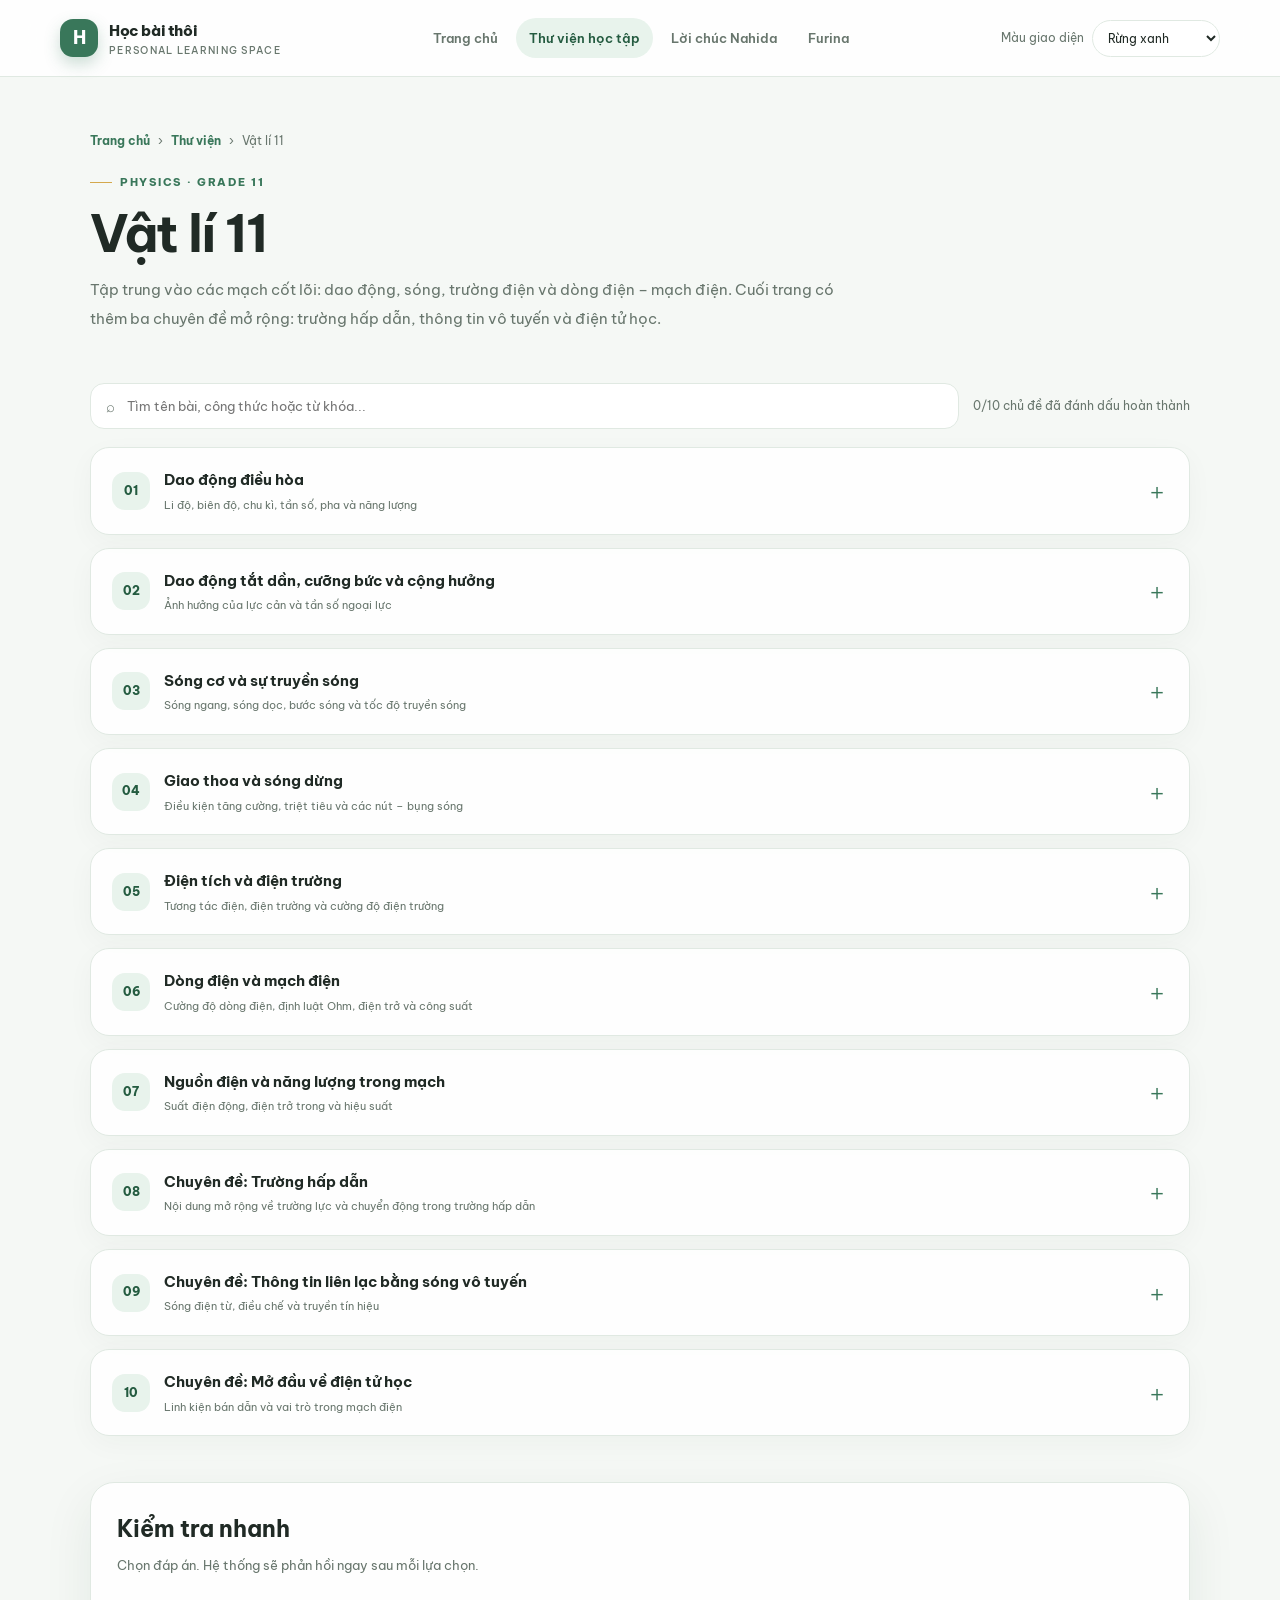
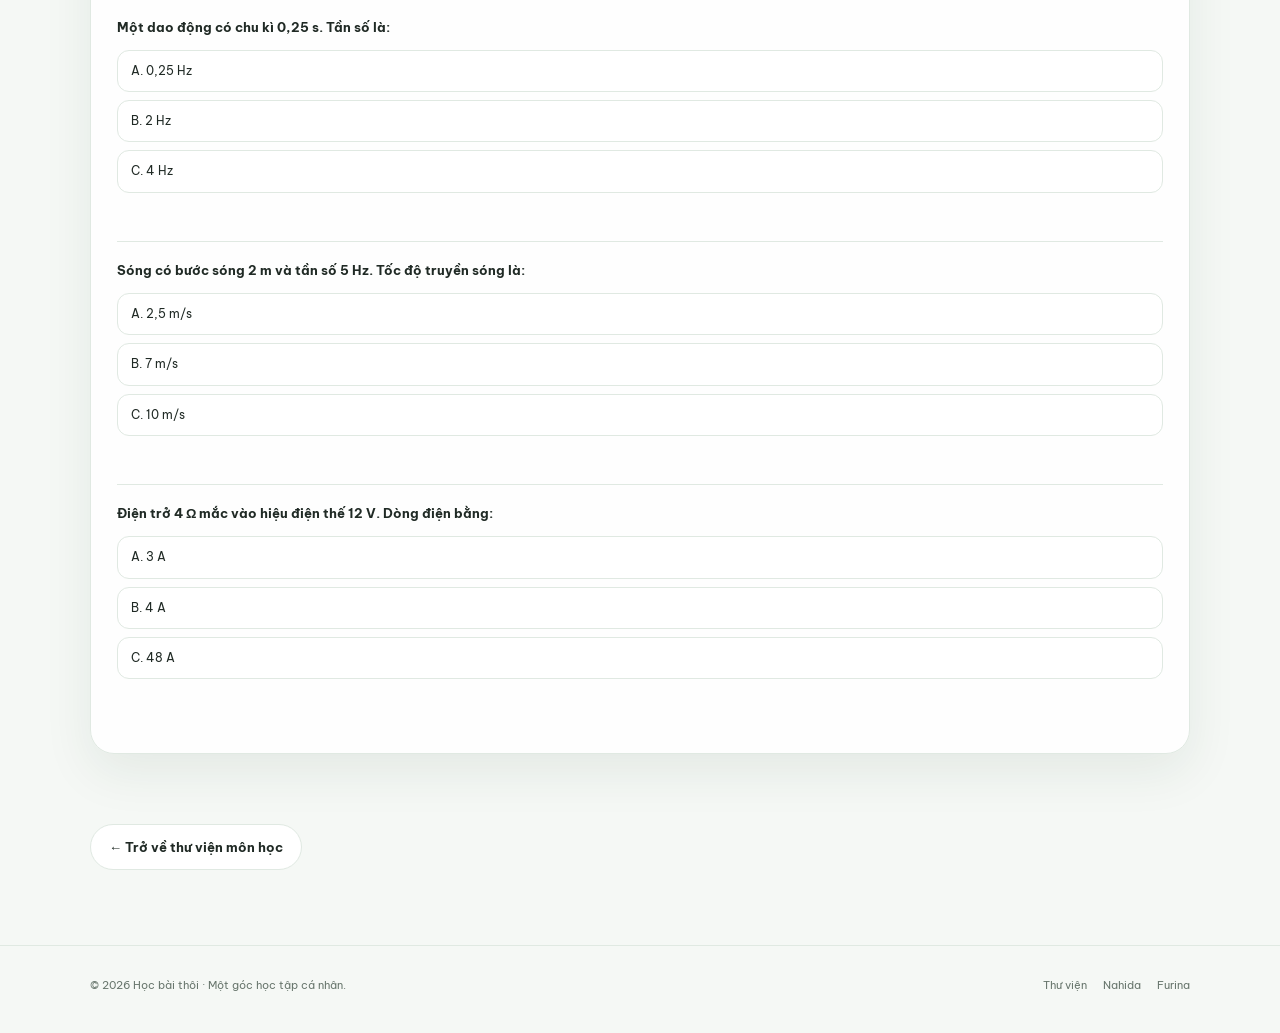
<file: library/vat-li.html>
<!doctype html>
<html lang="vi" data-theme="forest">
<head>
  <meta charset="utf-8"><meta name="viewport" content="width=device-width, initial-scale=1">
  <meta name="theme-color" content="#39775a"><meta name="description" content="Học bài thôi - thư viện học tập Toán, Vật lí, Tiếng Anh lớp 11 và những góc nhỏ dành cho Nahida, Furina.">
  <link rel="icon" href="/favicon.png?v=2" type="image/webp">
  <link rel="preconnect" href="https://fonts.googleapis.com"><link rel="preconnect" href="https://fonts.gstatic.com" crossorigin>
  <link href="https://fonts.googleapis.com/css2?family=Be+Vietnam+Pro:wght@400;500;600;700;800&display=swap" rel="stylesheet">
  <link rel="stylesheet" href="/assets/css/site.css">
  <title>Vật lí 11 · Học bài thôi</title>
</head>
<body class="">

<header class="site-header">
  <div class="header-inner">
    <a class="brand" href="/" aria-label="Học bài thôi - Trang chủ">
      <span class="brand-mark">H</span><span>Học bài thôi<small>PERSONAL LEARNING SPACE</small></span>
    </a>
    <nav class="main-nav" aria-label="Điều hướng chính">
      <a class="nav-link" href="/">Trang chủ</a>
      <a class="nav-link" href="/library/">Thư viện học tập</a>
      <a class="nav-link" href="/nawish.html">Lời chúc Nahida</a>
      <a class="nav-link" href="/furina.html">Furina</a>
    </nav>
    <div class="theme-control"><label for="theme-choice">Màu giao diện</label>
      <select id="theme-choice" data-theme-select aria-label="Chọn màu giao diện">
        <option value="forest">Rừng xanh</option><option value="ocean">Đại dương</option>
        <option value="lavender">Tử đinh hương</option><option value="rose">Hồng dịu</option>
        <option value="midnight">Ban đêm</option>
      </select>
    </div>
  </div>
</header>

<main class="container">
  <section class="page-hero"><div class="breadcrumb"><a href="/">Trang chủ</a><span>›</span><a href="/library/">Thư viện</a><span>›</span><span>Vật lí 11</span></div>
    <span class="eyebrow" style="margin-top:22px">PHYSICS · GRADE 11</span><h1>Vật lí 11</h1><p>Tập trung vào các mạch cốt lõi: dao động, sóng, trường điện và dòng điện – mạch điện. Cuối trang có thêm ba chuyên đề mở rộng: trường hấp dẫn, thông tin vô tuyến và điện tử học.</p>
  </section>
  <div class="toolbar"><label class="search-box"><span>⌕</span><input type="search" placeholder="Tìm tên bài, công thức hoặc từ khóa..." data-lesson-search aria-label="Tìm kiếm nội dung bài học"></label><span class="progress-summary"><span data-progress-text>0 chủ đề đã đánh dấu hoàn thành</span><span data-search-count></span><span class="progress-track"><span data-progress-bar></span></span></span></div>
  <section class="lesson-list"><details class="lesson-card" data-searchable-lesson>
  <summary><div class="lesson-title-wrap"><span class="lesson-number">01</span><span><strong>Dao động điều hòa</strong><small>Li độ, biên độ, chu kì, tần số, pha và năng lượng</small></span></div><span class="lesson-chevron">＋</span></summary>
  <div class="lesson-content">
<p>Dao động là chuyển động qua lại quanh vị trí cân bằng. Dao động điều hòa có li độ biến thiên theo hàm sin hoặc cos theo thời gian.</p>
<span class="formula">x = A cos(ωt + φ)</span><span class="formula">v = −ωA sin(ωt + φ)</span><span class="formula">a = −ω²x</span>
<span class="formula">ω = 2π/T = 2πf</span><span class="formula">vₘₐₓ = ωA</span><span class="formula">aₘₐₓ = ω²A</span>
<p>A là biên độ, ω là tần số góc, φ là pha ban đầu. T là chu kì, f = 1/T là tần số. Gia tốc luôn hướng về vị trí cân bằng.</p>
<div class="example-box"><strong>Ví dụ</strong> Một vật có T = 0,5 s thì f = 2 Hz và ω = 4π rad/s.</div>
<p>Năng lượng cơ của dao động điều hòa lí tưởng được bảo toàn; động năng và thế năng chuyển hóa qua lại.</p><div class="lesson-actions"><button class="done-button" type="button" data-done-button="physics-01">Đánh dấu đã học</button></div></div>
</details><details class="lesson-card" data-searchable-lesson>
  <summary><div class="lesson-title-wrap"><span class="lesson-number">02</span><span><strong>Dao động tắt dần, cưỡng bức và cộng hưởng</strong><small>Ảnh hưởng của lực cản và tần số ngoại lực</small></span></div><span class="lesson-chevron">＋</span></summary>
  <div class="lesson-content">
<p><strong>Dao động tắt dần:</strong> biên độ giảm theo thời gian do năng lượng bị tiêu hao, thường bởi ma sát hoặc lực cản.</p>
<p><strong>Dao động cưỡng bức:</strong> hệ chịu tác dụng của ngoại lực tuần hoàn. Ở trạng thái ổn định, tần số dao động bằng tần số của ngoại lực cưỡng bức.</p>
<p><strong>Cộng hưởng:</strong> biên độ dao động cưỡng bức đạt giá trị lớn khi tần số ngoại lực gần bằng tần số riêng của hệ.</p>
<div class="example-box"><strong>Liên hệ thực tế</strong> Người đẩy xích đu đúng nhịp có thể làm biên độ tăng dần; đây là cách truyền năng lượng tuần hoàn hiệu quả.</div>
<p>Cộng hưởng hữu ích trong một số thiết bị nhưng cũng cần kiểm soát trong cầu, nhà cao tầng và máy móc để tránh dao động quá lớn.</p><div class="lesson-actions"><button class="done-button" type="button" data-done-button="physics-02">Đánh dấu đã học</button></div></div>
</details><details class="lesson-card" data-searchable-lesson>
  <summary><div class="lesson-title-wrap"><span class="lesson-number">03</span><span><strong>Sóng cơ và sự truyền sóng</strong><small>Sóng ngang, sóng dọc, bước sóng và tốc độ truyền sóng</small></span></div><span class="lesson-chevron">＋</span></summary>
  <div class="lesson-content">
<p>Sóng cơ là sự lan truyền dao động cơ trong môi trường vật chất. Các phần tử môi trường dao động quanh vị trí cân bằng; năng lượng được truyền đi, không phải vật chất truyền đi theo sóng.</p>
<span class="formula">v = λf = λ/T</span><span class="formula">Δφ = 2πd/λ</span>
<p>Sóng ngang: phương dao động vuông góc với phương truyền sóng. Sóng dọc: phương dao động song song với phương truyền sóng. Bước sóng λ là quãng đường sóng truyền trong một chu kì.</p>
<div class="example-box"><strong>Ví dụ</strong> Sóng có f = 50 Hz, λ = 0,4 m thì tốc độ truyền sóng v = 20 m/s.</div>
<p>Tốc độ truyền sóng phụ thuộc môi trường. Khi sóng truyền sang môi trường khác, tần số do nguồn quyết định nên không đổi, còn vận tốc và bước sóng có thể đổi.</p><div class="lesson-actions"><button class="done-button" type="button" data-done-button="physics-03">Đánh dấu đã học</button></div></div>
</details><details class="lesson-card" data-searchable-lesson>
  <summary><div class="lesson-title-wrap"><span class="lesson-number">04</span><span><strong>Giao thoa và sóng dừng</strong><small>Điều kiện tăng cường, triệt tiêu và các nút – bụng sóng</small></span></div><span class="lesson-chevron">＋</span></summary>
  <div class="lesson-content">
<p>Giao thoa xảy ra khi hai sóng kết hợp gặp nhau: cùng tần số và có độ lệch pha không đổi theo thời gian. Các điểm trong không gian có thể dao động mạnh hoặc yếu tùy hiệu đường đi.</p>
<span class="formula">Cực đại: d₂ − d₁ = kλ</span><span class="formula">Cực tiểu: d₂ − d₁ = (k + 1/2)λ</span>
<p>Sóng dừng hình thành do giao thoa giữa sóng tới và sóng phản xạ. Nút là điểm đứng yên; bụng là điểm có biên độ cực đại.</p>
<span class="formula">Hai đầu cố định: L = kλ/2</span><span class="formula">Một đầu tự do: L = (2k+1)λ/4</span>
<div class="example-box"><strong>Ví dụ</strong> Dây có hai đầu cố định, chiều dài L = 1 m và có 4 bụng sóng thì λ = 2L/4 = 0,5 m.</div>
<p>Luôn đếm số bụng hoặc số bó sóng từ hình vẽ trước khi thay số.</p><div class="lesson-actions"><button class="done-button" type="button" data-done-button="physics-04">Đánh dấu đã học</button></div></div>
</details><details class="lesson-card" data-searchable-lesson>
  <summary><div class="lesson-title-wrap"><span class="lesson-number">05</span><span><strong>Điện tích và điện trường</strong><small>Tương tác điện, điện trường và cường độ điện trường</small></span></div><span class="lesson-chevron">＋</span></summary>
  <div class="lesson-content">
<p>Điện tích cùng dấu đẩy nhau, trái dấu hút nhau. Điện trường là môi trường vật chất tồn tại quanh điện tích và truyền tương tác điện.</p>
<span class="formula">F = k|q₁q₂|/r²</span><span class="formula">E = F/q</span><span class="formula">E = k|Q|/r²</span>
<p>Cường độ điện trường là đại lượng vectơ; chiều của vectơ E là chiều lực điện tác dụng lên điện tích thử dương. Điện trường của điện tích điểm có phương theo đường thẳng nối điện tích với điểm đang xét.</p>
<h4>Điện thế và hiệu điện thế</h4><span class="formula">V = W/q</span><span class="formula">U₍AB₎ = V₍A₎ − V₍B₎</span><span class="formula">A = qU</span>
<div class="example-box"><strong>Ví dụ</strong> Điện tích thử dương đặt trong điện trường đều sẽ chịu lực cùng chiều vectơ cường độ điện trường.</div>
<p>Phân biệt rõ điện trường E (vectơ) với điện thế V (đại lượng vô hướng).</p><div class="lesson-actions"><button class="done-button" type="button" data-done-button="physics-05">Đánh dấu đã học</button></div></div>
</details><details class="lesson-card" data-searchable-lesson>
  <summary><div class="lesson-title-wrap"><span class="lesson-number">06</span><span><strong>Dòng điện và mạch điện</strong><small>Cường độ dòng điện, định luật Ohm, điện trở và công suất</small></span></div><span class="lesson-chevron">＋</span></summary>
  <div class="lesson-content">
<p>Dòng điện là dòng chuyển dời có hướng của các hạt mang điện. Chiều dòng điện quy ước là chiều chuyển động của điện tích dương.</p>
<span class="formula">I = Δq/Δt</span><span class="formula">U = IR</span><span class="formula">R = ρℓ/S</span>
<p>Với điện trở thuần: P = UI = I²R = U²/R. Điện năng tiêu thụ A = Pt = UIt.</p>
<h4>Ghép điện trở</h4><span class="formula">Nối tiếp: R = R₁ + R₂ + ...</span><span class="formula">Song song: 1/R = 1/R₁ + 1/R₂ + ...</span>
<p>Nối tiếp: cường độ dòng điện như nhau; hiệu điện thế toàn mạch bằng tổng hiệu điện thế các phần. Song song: hiệu điện thế hai đầu mỗi nhánh như nhau; dòng điện mạch chính bằng tổng dòng điện các nhánh.</p>
<div class="example-box"><strong>Ví dụ</strong> R = 6 Ω mắc vào U = 12 V thì I = U/R = 2 A và công suất tiêu thụ P = 24 W.</div>
<p>Đổi đơn vị trước khi tính; kiểm tra đơn vị của kết quả: I (A), U (V), R (Ω), P (W).</p><div class="lesson-actions"><button class="done-button" type="button" data-done-button="physics-06">Đánh dấu đã học</button></div></div>
</details><details class="lesson-card" data-searchable-lesson>
  <summary><div class="lesson-title-wrap"><span class="lesson-number">07</span><span><strong>Nguồn điện và năng lượng trong mạch</strong><small>Suất điện động, điện trở trong và hiệu suất</small></span></div><span class="lesson-chevron">＋</span></summary>
  <div class="lesson-content">
<p>Nguồn điện duy trì hiệu điện thế giữa hai cực nhờ lực lạ thực hiện công để dịch chuyển điện tích bên trong nguồn. Suất điện động đặc trưng cho khả năng thực hiện công của nguồn trên một đơn vị điện tích.</p>
<span class="formula">ξ = A/q</span><span class="formula">I = ξ/(R + r)</span><span class="formula">U = ξ − Ir</span>
<p>R là điện trở mạch ngoài, r là điện trở trong của nguồn. Khi mạch hở, hiệu điện thế hai cực bằng suất điện động (trong mô hình nguồn lí tưởng đang xét).</p>
<div class="example-box"><strong>Ví dụ</strong> ξ = 12 V, r = 1 Ω, R = 5 Ω ⇒ I = 12/6 = 2 A; hiệu điện thế mạch ngoài U = 10 V.</div>
<p>Hiệu suất nguồn trong mạch điện trở có thể viết H = U/ξ = R/(R+r).</p><div class="lesson-actions"><button class="done-button" type="button" data-done-button="physics-07">Đánh dấu đã học</button></div></div>
</details><details class="lesson-card" data-searchable-lesson>
  <summary><div class="lesson-title-wrap"><span class="lesson-number">08</span><span><strong>Chuyên đề: Trường hấp dẫn</strong><small>Nội dung mở rộng về trường lực và chuyển động trong trường hấp dẫn</small></span></div><span class="lesson-chevron">＋</span></summary>
  <div class="lesson-content">
<p>Trường hấp dẫn tồn tại quanh mọi vật có khối lượng. Trái Đất tạo ra trường hấp dẫn khiến vật gần mặt đất chịu gia tốc rơi tự do gần bằng g = 9,8 m/s² (giá trị thay đổi nhẹ theo vị trí).</p>
<span class="formula">F = Gm₁m₂/r²</span><span class="formula">g = GM/r²</span>
<p>Lực hấp dẫn có phương theo đường nối tâm hai vật và luôn là lực hút. Cường độ trường hấp dẫn tại một điểm được đặc trưng bởi lực hấp dẫn tác dụng lên một đơn vị khối lượng thử.</p>
<div class="example-box"><strong>Điều thú vị</strong> Trên quỹ đạo, phi hành gia vẫn chịu lực hấp dẫn của Trái Đất. Cảm giác không trọng lượng xuất hiện vì phi hành gia và con tàu cùng rơi tự do quanh Trái Đất.</div>
<p>Đây là phần chuyên đề mở rộng; cần phân biệt gia tốc rơi tự do gần mặt đất với gia tốc hấp dẫn tại vị trí bất kỳ.</p><div class="lesson-actions"><button class="done-button" type="button" data-done-button="physics-08">Đánh dấu đã học</button></div></div>
</details><details class="lesson-card" data-searchable-lesson>
  <summary><div class="lesson-title-wrap"><span class="lesson-number">09</span><span><strong>Chuyên đề: Thông tin liên lạc bằng sóng vô tuyến</strong><small>Sóng điện từ, điều chế và truyền tín hiệu</small></span></div><span class="lesson-chevron">＋</span></summary>
  <div class="lesson-content">
<p>Sóng vô tuyến là một phần của phổ sóng điện từ, có thể truyền năng lượng và thông tin trong không gian. Trường điện và trường từ biến thiên liên hệ với nhau và lan truyền dưới dạng sóng điện từ.</p>
<span class="formula">c = λf</span>
<p>Trong truyền thông, tín hiệu mang thông tin được đưa lên sóng mang bằng quá trình điều chế; phía thu thực hiện chọn lọc và giải điều chế để khôi phục thông tin.</p>
<div class="example-box"><strong>Ứng dụng</strong> Phát thanh, truyền hình, liên lạc hàng hải, radar và một số hệ thống truyền thông không dây đều dựa trên sóng điện từ.</div>
<p>Đừng nhầm sóng vô tuyến với sóng âm: sóng vô tuyến là sóng điện từ và có thể truyền trong chân không; sóng âm là sóng cơ, cần môi trường vật chất.</p><div class="lesson-actions"><button class="done-button" type="button" data-done-button="physics-09">Đánh dấu đã học</button></div></div>
</details><details class="lesson-card" data-searchable-lesson>
  <summary><div class="lesson-title-wrap"><span class="lesson-number">10</span><span><strong>Chuyên đề: Mở đầu về điện tử học</strong><small>Linh kiện bán dẫn và vai trò trong mạch điện</small></span></div><span class="lesson-chevron">＋</span></summary>
  <div class="lesson-content">
<p>Điện tử học nghiên cứu và ứng dụng các linh kiện điều khiển dòng điện, đặc biệt là linh kiện bán dẫn. Vật liệu bán dẫn có tính dẫn điện nằm giữa chất dẫn điện và chất cách điện; độ dẫn có thể thay đổi khi có pha tạp, ánh sáng hoặc điện trường.</p>
<p><strong>Diode</strong> cho dòng điện đi qua chủ yếu theo một chiều trong mô hình lí tưởng. <strong>Transistor</strong> có thể khuếch đại tín hiệu hoặc hoạt động như một công tắc điện tử.</p>
<div class="example-box"><strong>Ứng dụng</strong> Mạch chỉnh lưu dùng diode để biến đổi dòng xoay chiều thành dòng một chiều nhấp nhô; transistor là linh kiện nền tảng của nhiều mạch khuếch đại và mạch logic.</div>
<p>Đây là nội dung định hướng, giúp kết nối kiến thức vật lí với công nghệ và các ngành kĩ thuật.</p><div class="lesson-actions"><button class="done-button" type="button" data-done-button="physics-10">Đánh dấu đã học</button></div></div>
</details></section>
  
  <section class="quiz-panel"><h2>Kiểm tra nhanh</h2><p>Chọn đáp án. Hệ thống sẽ phản hồi ngay sau mỗi lựa chọn.</p><div class="quiz-question" data-answer="c" data-explain="f = 1/T = 1/0,25 = 4 Hz."><p>Một dao động có chu kì 0,25 s. Tần số là:</p><div class="quiz-options"><button class="quiz-option" type="button" data-option="a">A. 0,25 Hz</button><button class="quiz-option" type="button" data-option="b">B. 2 Hz</button><button class="quiz-option" type="button" data-option="c">C. 4 Hz</button></div><p class="quiz-feedback" aria-live="polite"></p></div><div class="quiz-question" data-answer="c" data-explain="v = λf = 2 × 5 = 10 m/s."><p>Sóng có bước sóng 2 m và tần số 5 Hz. Tốc độ truyền sóng là:</p><div class="quiz-options"><button class="quiz-option" type="button" data-option="a">A. 2,5 m/s</button><button class="quiz-option" type="button" data-option="b">B. 7 m/s</button><button class="quiz-option" type="button" data-option="c">C. 10 m/s</button></div><p class="quiz-feedback" aria-live="polite"></p></div><div class="quiz-question" data-answer="a" data-explain="Theo định luật Ohm: I = U/R = 12/4 = 3 A."><p>Điện trở 4 Ω mắc vào hiệu điện thế 12 V. Dòng điện bằng:</p><div class="quiz-options"><button class="quiz-option" type="button" data-option="a">A. 3 A</button><button class="quiz-option" type="button" data-option="b">B. 4 A</button><button class="quiz-option" type="button" data-option="c">C. 48 A</button></div><p class="quiz-feedback" aria-live="polite"></p></div></section>
  <div style="padding-bottom:55px"><a class="button button-secondary" href="/library/">← Trở về thư viện môn học</a></div>
</main>

<footer class="site-footer"><div class="container footer-inner">
  <span>© <span data-year></span> Học bài thôi · Một góc học tập cá nhân.</span>
  <div class="footer-links"><a href="/library/">Thư viện</a><a href="/nawish.html">Nahida</a><a href="/furina.html">Furina</a></div>
</div></footer>
<script>document.querySelectorAll('[data-year]').forEach(el => el.textContent = new Date().getFullYear());</script>
<script src="/assets/js/site.js"></script>
</body></html>
</file>
<file: assets/css/site.css>
@import url('https://fonts.googleapis.com/css2?family=Be+Vietnam+Pro:wght@400;500;600;700;800&display=swap');

:root {
  color-scheme: light;
  --font: 'Be Vietnam Pro', 'Segoe UI', Arial, sans-serif;
  --bg: #f5f8f5;
  --surface: rgba(255,255,255,.88);
  --surface-solid: #fff;
  --text: #202a25;
  --muted: #68766d;
  --line: #e0e9e2;
  --primary: #39775a;
  --primary-strong: #245b40;
  --primary-soft: #e8f3ec;
  --accent: #d4a84d;
  --shadow: 0 18px 50px rgba(31, 61, 43, .08);
  --radius: 24px;
}
html[data-theme="ocean"] { --bg:#f2f7fb; --surface:rgba(255,255,255,.9); --surface-solid:#fff; --text:#1d2b39; --muted:#66798b; --line:#dce8f1; --primary:#327b9c; --primary-strong:#205d7a; --primary-soft:#e5f2f8; --accent:#d1a65b; --shadow:0 18px 50px rgba(33,77,105,.09); }
html[data-theme="lavender"] { --bg:#f7f5fb; --surface:rgba(255,255,255,.9); --surface-solid:#fff; --text:#2d2638; --muted:#777084; --line:#e8e0f0; --primary:#8064a5; --primary-strong:#624784; --primary-soft:#f0eafa; --accent:#c69a58; --shadow:0 18px 50px rgba(79,54,111,.09); }
html[data-theme="rose"] { --bg:#fbf5f4; --surface:rgba(255,255,255,.9); --surface-solid:#fff; --text:#382927; --muted:#806f6b; --line:#f0e1de; --primary:#ad6d70; --primary-strong:#884e52; --primary-soft:#f8eaea; --accent:#c99c51; --shadow:0 18px 50px rgba(122,67,67,.08); }
html[data-theme="midnight"] { color-scheme:dark; --bg:#111923; --surface:rgba(28,39,54,.92); --surface-solid:#1c2736; --text:#eef3f7; --muted:#a7b4c2; --line:#344255; --primary:#83b8a0; --primary-strong:#a8d5c0; --primary-soft:#263d3a; --accent:#e0be76; --shadow:0 18px 50px rgba(0,0,0,.24); }

* { box-sizing:border-box; }
html { scroll-behavior:smooth; scroll-padding-top:100px; }
body { margin:0; min-width:320px; background:var(--bg); color:var(--text); font-family:var(--font); font-size:15px; line-height:1.7; transition:background .25s ease,color .25s ease; }
button, input, select, textarea { font:inherit; }
a { color:inherit; text-decoration:none; }
button { cursor:pointer; }
img { max-width:100%; display:block; }
::selection { background:var(--primary-soft); color:var(--primary-strong); }

.site-header { position:sticky; top:0; z-index:50; width:100%; background:color-mix(in srgb, var(--surface-solid) 86%, transparent); border-bottom:1px solid var(--line); backdrop-filter:blur(18px); }
.header-inner { width:min(1160px, calc(100% - 40px)); min-height:76px; margin:auto; display:flex; align-items:center; justify-content:space-between; gap:24px; }
.brand { display:flex; align-items:center; gap:11px; min-width:max-content; font-weight:800; letter-spacing:-.4px; }
.brand-mark { display:grid; place-items:center; width:38px; height:38px; color:white; border-radius:13px; background:var(--primary); box-shadow:0 7px 16px color-mix(in srgb, var(--primary) 25%, transparent); font-size:18px; }
.brand small { display:block; color:var(--muted); font-size:10px; font-weight:500; letter-spacing:1.3px; text-transform:uppercase; line-height:1.4; }
.main-nav { display:flex; align-items:center; justify-content:center; gap:5px; flex-wrap:wrap; }
.nav-link { padding:9px 13px; border-radius:999px; color:var(--muted); font-size:13px; font-weight:600; transition:.2s; }
.nav-link:hover, .nav-link.active { background:var(--primary-soft); color:var(--primary-strong); }
.theme-control { display:flex; align-items:center; gap:8px; color:var(--muted); font-size:12px; white-space:nowrap; }
.theme-control select { max-width:128px; padding:9px 28px 9px 11px; border:1px solid var(--line); border-radius:999px; background:var(--surface-solid); color:var(--text); outline:none; font-size:12px; }
.menu-button { display:none; width:40px; height:40px; border:1px solid var(--line); background:var(--surface-solid); color:var(--text); border-radius:12px; }

.container { width:min(1100px, calc(100% - 40px)); margin-inline:auto; }
.narrow { width:min(850px, calc(100% - 40px)); margin-inline:auto; }
.eyebrow { display:inline-flex; align-items:center; gap:8px; color:var(--primary); font-size:11px; font-weight:800; letter-spacing:1.7px; text-transform:uppercase; }
.eyebrow::before { content:""; width:22px; height:1px; background:var(--accent); }
.hero { padding:76px 0 54px; }
.hero-grid { display:grid; grid-template-columns:minmax(0,1.25fr) minmax(260px,.75fr); gap:46px; align-items:center; }
.hero h1 { margin:16px 0 18px; max-width:760px; font-size:clamp(42px,6.5vw,72px); line-height:1.12; letter-spacing:-2.8px; font-weight:800; }
.hero h1 span { color:var(--primary); }
.hero-lead { max-width:640px; margin:0; color:var(--muted); font-size:17px; line-height:1.9; }
.hero-actions { display:flex; gap:12px; flex-wrap:wrap; margin-top:28px; }
.button { display:inline-flex; align-items:center; justify-content:center; gap:9px; min-height:45px; padding:11px 18px; border:1px solid transparent; border-radius:999px; font-weight:700; font-size:13px; transition:transform .2s,filter .2s,background .2s; }
.button:hover { transform:translateY(-2px); filter:brightness(.98); }
.button-primary { background:var(--primary); color:white; box-shadow:0 9px 20px color-mix(in srgb, var(--primary) 20%, transparent); }
.button-secondary { background:var(--surface-solid); color:var(--text); border-color:var(--line); }
.button-soft { background:var(--primary-soft); color:var(--primary-strong); }
.hero-aside { position:relative; min-height:290px; padding:30px; overflow:hidden; border:1px solid var(--line); border-radius:32px; background:linear-gradient(145deg,var(--surface-solid),var(--primary-soft)); box-shadow:var(--shadow); }
.hero-aside::after { content:""; position:absolute; width:190px; height:190px; right:-48px; bottom:-58px; border:1px solid color-mix(in srgb, var(--primary) 25%, transparent); border-radius:50%; box-shadow:0 0 0 22px color-mix(in srgb, var(--primary) 5%, transparent),0 0 0 45px color-mix(in srgb, var(--primary) 4%, transparent); }
.aside-mark { display:grid; place-items:center; width:54px; height:54px; border-radius:18px; background:var(--primary); color:white; font-size:25px; }
.hero-aside h2 { max-width:230px; margin:22px 0 8px; font-size:24px; line-height:1.3; }
.hero-aside p { max-width:245px; color:var(--muted); font-size:13px; }
.aside-foot { position:absolute; left:30px; bottom:23px; color:var(--primary); font-size:11px; font-weight:800; letter-spacing:1.5px; text-transform:uppercase; }

.section { padding:34px 0 70px; }
.section-heading { display:flex; align-items:end; justify-content:space-between; gap:20px; margin-bottom:24px; }
.section-heading h2 { margin:8px 0 0; font-size:clamp(25px,3vw,36px); letter-spacing:-1px; line-height:1.25; }
.section-heading p { max-width:500px; margin:0; color:var(--muted); font-size:13px; }
.feature-grid { display:grid; grid-template-columns:repeat(3,minmax(0,1fr)); gap:18px; }
.feature-card { position:relative; display:flex; flex-direction:column; min-height:270px; padding:25px; border:1px solid var(--line); border-radius:var(--radius); background:var(--surface); box-shadow:var(--shadow); overflow:hidden; transition:transform .22s,border-color .22s; }
.feature-card:hover { transform:translateY(-5px); border-color:color-mix(in srgb,var(--primary) 35%,var(--line)); }
.feature-icon { display:grid; place-items:center; width:48px; height:48px; border-radius:16px; background:var(--primary-soft); color:var(--primary-strong); font-size:21px; }
.feature-card h3 { margin:20px 0 8px; font-size:20px; }
.feature-card p { margin:0 0 22px; color:var(--muted); font-size:13px; line-height:1.8; }
.card-link { margin-top:auto; color:var(--primary); font-size:13px; font-weight:800; }
.card-link span { margin-left:5px; transition:margin .2s; }
.feature-card:hover .card-link span { margin-left:10px; }

.info-strip { display:grid; grid-template-columns:1fr auto; gap:20px; align-items:center; margin:10px 0 70px; padding:24px 28px; border:1px solid var(--line); border-radius:22px; background:var(--surface); }
.info-strip h3 { margin:0 0 4px; font-size:18px; }
.info-strip p { margin:0; color:var(--muted); font-size:13px; }
.info-number { color:var(--primary); font-size:25px; font-weight:800; white-space:nowrap; }

.page-hero { padding:54px 0 28px; }
.page-hero h1 { margin:10px 0 12px; font-size:clamp(34px,5vw,52px); letter-spacing:-1.8px; line-height:1.2; }
.page-hero p { max-width:750px; margin:0; color:var(--muted); line-height:1.9; }
.breadcrumb { display:flex; align-items:center; flex-wrap:wrap; gap:8px; color:var(--muted); font-size:12px; }
.breadcrumb a { color:var(--primary); font-weight:700; }
.subject-grid { display:grid; grid-template-columns:repeat(3,minmax(0,1fr)); gap:18px; margin-top:26px; }
.subject-card { display:flex; flex-direction:column; min-height:250px; padding:25px; border:1px solid var(--line); border-radius:24px; background:var(--surface); box-shadow:var(--shadow); }
.subject-card .subject-tag { color:var(--primary); font-size:11px; font-weight:800; letter-spacing:1.4px; text-transform:uppercase; }
.subject-card h2 { margin:12px 0 7px; font-size:24px; }
.subject-card p { margin:0 0 20px; color:var(--muted); font-size:13px; line-height:1.8; }
.subject-card .button { margin-top:auto; align-self:flex-start; }

.toolbar { display:flex; align-items:center; justify-content:space-between; gap:14px; margin:22px 0 18px; flex-wrap:wrap; }
.search-box { flex:1 1 270px; display:flex; align-items:center; gap:10px; min-height:46px; padding:0 15px; border:1px solid var(--line); border-radius:14px; background:var(--surface-solid); color:var(--muted); }
.search-box input { width:100%; border:0; outline:0; background:transparent; color:var(--text); font-size:13px; }
.progress-summary { color:var(--muted); font-size:12px; white-space:nowrap; }
.progress-track { width:100%; height:6px; margin-top:7px; overflow:hidden; border-radius:99px; background:var(--line); }
.progress-track span { display:block; width:0; height:100%; border-radius:99px; background:var(--primary); transition:width .25s; }
.lesson-list { display:grid; gap:13px; }
.lesson-card { border:1px solid var(--line); border-radius:19px; background:var(--surface); box-shadow:0 8px 28px rgba(30,55,40,.035); overflow:hidden; }
.lesson-card[hidden] { display:none; }
.lesson-card summary { display:flex; align-items:center; justify-content:space-between; gap:18px; padding:19px 21px; cursor:pointer; list-style:none; }
.lesson-card summary::-webkit-details-marker { display:none; }
.lesson-title-wrap { display:flex; align-items:center; gap:14px; }
.lesson-number { display:grid; place-items:center; flex:none; width:38px; height:38px; border-radius:13px; background:var(--primary-soft); color:var(--primary-strong); font-size:12px; font-weight:800; }
.lesson-title-wrap strong { display:block; font-size:15px; }
.lesson-title-wrap small { display:block; margin-top:3px; color:var(--muted); font-size:11px; }
.lesson-chevron { color:var(--primary); font-size:22px; line-height:1; transition:transform .2s; }
.lesson-card[open] .lesson-chevron { transform:rotate(45deg); }
.lesson-content { padding:0 22px 21px 73px; color:var(--text); font-size:13px; line-height:1.85; }
.lesson-content p { margin:8px 0; }
.lesson-content h4 { margin:17px 0 5px; color:var(--primary-strong); font-size:13px; }
.lesson-content ul { margin:8px 0; padding-left:19px; }
.formula { display:inline-block; margin:5px 5px 5px 0; padding:7px 11px; border:1px solid var(--line); border-radius:10px; background:var(--primary-soft); color:var(--primary-strong); font-weight:700; font-size:13px; }
.example-box { margin-top:12px; padding:12px 15px; border-left:3px solid var(--accent); border-radius:0 12px 12px 0; background:color-mix(in srgb,var(--primary-soft) 55%,var(--surface-solid)); }
.example-box strong { display:block; margin-bottom:3px; }
.lesson-actions { display:flex; align-items:center; gap:10px; flex-wrap:wrap; margin-top:15px; }
.done-button { padding:8px 12px; border:1px solid var(--line); border-radius:999px; background:var(--surface-solid); color:var(--muted); font-size:11px; font-weight:700; }
.done-button.is-done { border-color:color-mix(in srgb,var(--primary) 35%,var(--line)); background:var(--primary-soft); color:var(--primary-strong); }

.quiz-panel { margin:46px 0 70px; padding:26px; border:1px solid var(--line); border-radius:24px; background:var(--surface); box-shadow:var(--shadow); }
.quiz-panel h2 { margin:0 0 6px; font-size:23px; }
.quiz-panel > p { margin:0 0 22px; color:var(--muted); font-size:13px; }
.quiz-question { padding:17px 0; border-top:1px solid var(--line); }
.quiz-question:first-of-type { border-top:0; }
.quiz-question p { margin:0 0 12px; font-weight:700; font-size:13px; }
.quiz-options { display:grid; gap:8px; }
.quiz-option { width:100%; padding:10px 13px; border:1px solid var(--line); border-radius:12px; background:var(--surface-solid); color:var(--text); text-align:left; font-size:12px; transition:.2s; }
.quiz-option:hover { border-color:var(--primary); background:var(--primary-soft); }
.quiz-option.selected { border-color:var(--primary); background:var(--primary-soft); color:var(--primary-strong); font-weight:700; }
.quiz-option.correct { border-color:#52a77b; background:#e7f6ed; color:#246843; }
.quiz-option.wrong { border-color:#d68c83; background:#fff0ed; color:#8d3b33; }
.quiz-feedback { min-height:22px; margin:9px 0 0 !important; color:var(--muted); font-size:12px; font-weight:500 !important; }

.flash-grid { display:grid; grid-template-columns:repeat(3,minmax(0,1fr)); gap:12px; margin-top:22px; }
.flashcard { min-height:118px; padding:18px; border:1px solid var(--line); border-radius:17px; background:var(--surface); color:var(--text); text-align:left; box-shadow:0 8px 25px rgba(35,50,40,.035); }
.flashcard strong { display:block; color:var(--primary); font-size:16px; }
.flashcard span { display:block; margin-top:7px; color:var(--muted); font-size:12px; }
.flashcard.revealed { background:var(--primary-soft); border-color:color-mix(in srgb,var(--primary) 35%,var(--line)); }

.site-footer { margin-top:20px; padding:30px 0 38px; border-top:1px solid var(--line); color:var(--muted); font-size:11px; }
.footer-inner { display:flex; justify-content:space-between; align-items:center; gap:16px; flex-wrap:wrap; }
.footer-links { display:flex; gap:16px; flex-wrap:wrap; }
.footer-links a:hover { color:var(--primary); }
.empty-state { padding:22px; border:1px dashed var(--line); border-radius:16px; color:var(--muted); text-align:center; font-size:13px; }

/* Furina gallery */
.furina-page { background:radial-gradient(ellipse at 88% 2%,rgba(126,155,210,.12),transparent 30%),var(--bg); }
.gallery-intro { display:flex; justify-content:space-between; align-items:end; gap:28px; }
.gallery-intro .page-hero { flex:1; }
.gallery-mark { display:grid; place-items:center; width:118px; height:118px; flex:none; border:1px solid var(--line); border-radius:34px; background:linear-gradient(145deg,var(--surface-solid),var(--primary-soft)); color:var(--primary); font-size:49px; box-shadow:var(--shadow); }
.upload-panel { margin:12px 0 26px; padding:22px; border:1px dashed color-mix(in srgb,var(--primary) 45%,var(--line)); border-radius:22px; background:var(--surface); text-align:center; }
.upload-panel.dragover { outline:3px solid var(--primary-soft); background:var(--primary-soft); }
.upload-panel h2 { margin:0 0 5px; font-size:18px; }
.upload-panel p { max-width:650px; margin:0 auto 15px; color:var(--muted); font-size:12px; }
.upload-note { margin:14px auto 0 !important; color:var(--muted); font-size:11px !important; }
.gallery-grid { display:grid; grid-template-columns:repeat(4,minmax(0,1fr)); gap:15px; }
.photo-card { position:relative; min-height:170px; aspect-ratio:4/5; overflow:hidden; border:1px solid var(--line); border-radius:18px; background:var(--surface-solid); box-shadow:var(--shadow); }
.photo-card img { width:100%; height:100%; object-fit:cover; transition:transform .4s; }
.photo-card:hover img { transform:scale(1.045); }
.photo-card figcaption { position:absolute; inset:auto 0 0; padding:24px 12px 11px; background:linear-gradient(transparent,rgba(0,0,0,.65)); color:white; font-size:11px; overflow:hidden; text-overflow:ellipsis; white-space:nowrap; }
.photo-remove { position:absolute; top:9px; right:9px; padding:7px 10px; border:0; border-radius:999px; background:rgba(18,25,35,.72); color:white; font-size:11px; }
.photo-empty { display:grid; place-items:center; min-height:185px; padding:22px; border:1px dashed var(--line); border-radius:18px; color:var(--muted); background:var(--surface); text-align:center; font-size:12px; }
.photo-empty strong { display:block; margin-bottom:5px; color:var(--text); font-size:14px; }

@media (max-width:900px) {
  .header-inner { flex-wrap:wrap; padding:12px 0; }
  .main-nav { order:3; width:100%; justify-content:flex-start; }
  .theme-control { margin-left:auto; }
  .hero-grid { gap:25px; }
  .feature-grid,.subject-grid { grid-template-columns:repeat(2,minmax(0,1fr)); }
  .gallery-grid { grid-template-columns:repeat(3,minmax(0,1fr)); }
}
@media (max-width:620px) {
  .header-inner,.container,.narrow { width:min(100% - 28px,1100px); }
  .header-inner { min-height:66px; gap:10px; }
  .brand { font-size:13px; }
  .brand-mark { width:34px; height:34px; }
  .main-nav { gap:2px; overflow-x:auto; flex-wrap:nowrap; padding-bottom:2px; }
  .nav-link { padding:8px 10px; white-space:nowrap; font-size:11px; }
  .theme-control label { display:none; }
  .theme-control select { max-width:106px; padding:8px 22px 8px 9px; font-size:11px; }
  .hero { padding:48px 0 30px; }
  .hero-grid { grid-template-columns:1fr; }
  .hero h1 { font-size:44px; letter-spacing:-1.8px; }
  .hero-lead { font-size:14px; }
  .hero-aside { min-height:225px; }
  .feature-grid,.subject-grid { grid-template-columns:1fr; }
  .feature-card { min-height:220px; }
  .section-heading { align-items:flex-start; flex-direction:column; }
  .info-strip { grid-template-columns:1fr; padding:20px; }
  .info-number { font-size:21px; }
  .page-hero { padding:38px 0 20px; }
  .lesson-card summary { padding:15px; }
  .lesson-content { padding:0 16px 17px; }
  .lesson-title-wrap { gap:10px; }
  .lesson-title-wrap strong { font-size:13px; }
  .lesson-number { width:33px; height:33px; }
  .quiz-panel { padding:20px 16px; }
  .flash-grid { grid-template-columns:repeat(2,minmax(0,1fr)); }
  .gallery-intro { align-items:flex-start; }
  .gallery-mark { width:68px; height:68px; border-radius:22px; font-size:29px; margin-top:38px; }
  .gallery-grid { grid-template-columns:repeat(2,minmax(0,1fr)); gap:10px; }
  .photo-card { min-height:140px; }
}
@media (prefers-reduced-motion:reduce) { *,*::before,*::after { scroll-behavior:auto !important; transition:none !important; animation:none !important; } }
</file>
